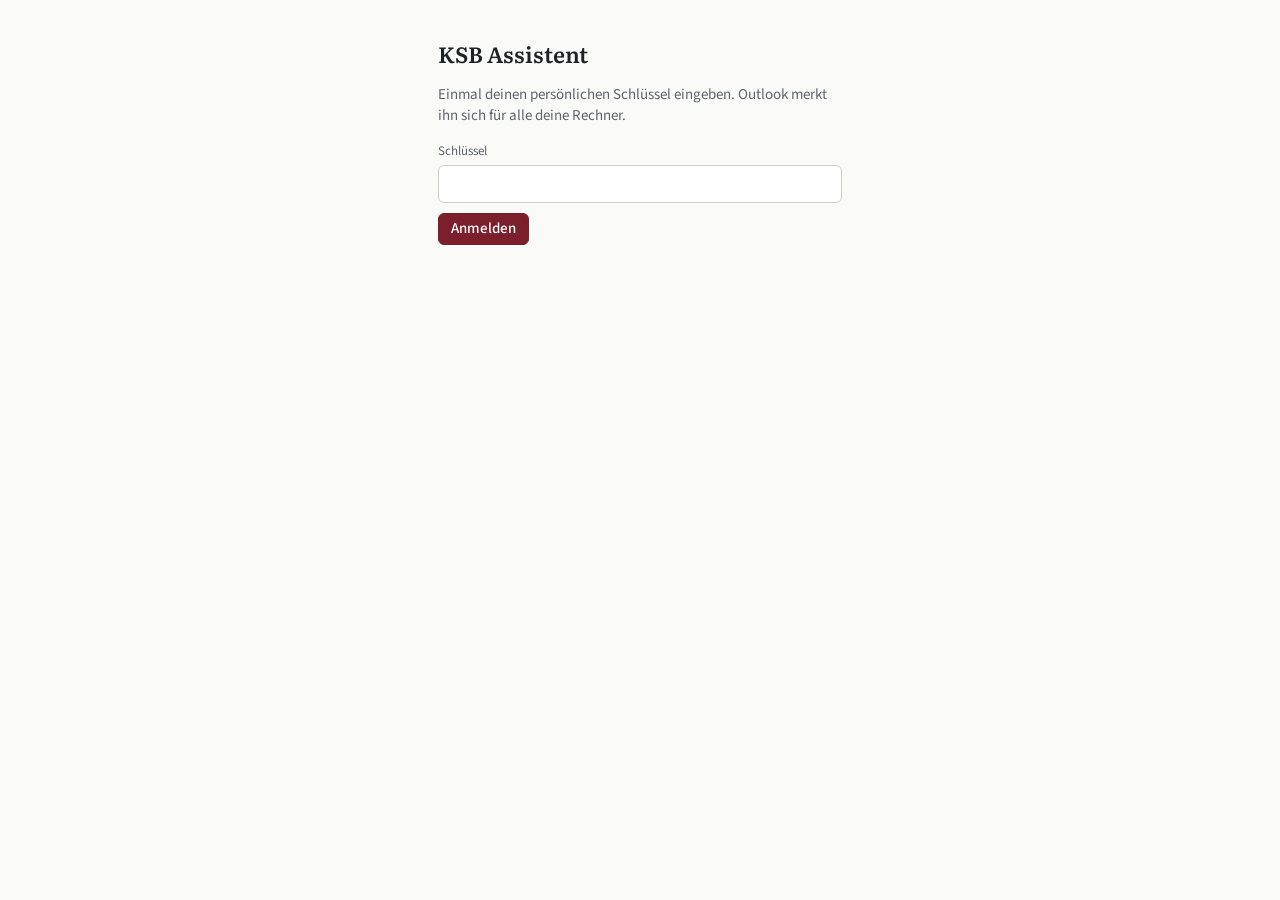
<file: index.html>
<!doctype html>
<html lang="de">
<head>
<meta charset="utf-8">
<meta name="viewport" content="width=device-width, initial-scale=1">
<title>KSB Assistent</title>
<link rel="preconnect" href="https://fonts.googleapis.com">
<link rel="preconnect" href="https://fonts.gstatic.com" crossorigin>
<link href="https://fonts.googleapis.com/css2?family=Literata:opsz,wght@7..72,400;7..72,500;7..72,600&family=Source+Sans+3:wght@400;500;600;700&display=swap" rel="stylesheet">
<script src="https://appsforoffice.microsoft.com/lib/1/hosted/office.js"></script>
<style>
:root{
  --papier:#FAFAF8; --flaeche:#FFFFFF; --linie:#E3E1DC; --linie2:#CFCCC5;
  --tinte:#1E2125; --grau:#5E646C; --leise:#8A9098;
  --wein:#7A1F2B; --wein2:#9B2C3A; --weinhell:#F6EAEC;
  --amber:#9A5B00; --amberhell:#FFF4E2; --amberlinie:#E9C27E;
  --gruen:#2D6A3E; --gruenhell:#EAF4EC; --rot:#A1262C; --rothell:#FBECEC;
  --r:6px;
  --lese:"Literata", Georgia, serif;
  --ui:"Source Sans 3", "Segoe UI", system-ui, sans-serif;
}
*{box-sizing:border-box}
html,body{margin:0;background:var(--papier);color:var(--tinte);font:15px/1.45 var(--ui);-webkit-font-smoothing:antialiased}
button,input,textarea,select{font:inherit;color:inherit}
a{color:var(--wein)}
:focus-visible{outline:2px solid var(--wein);outline-offset:2px}
.huelle{container-type:inline-size;min-height:100vh;display:flex;flex-direction:column}

/* Kopfleiste */
.kopf{position:sticky;top:0;z-index:5;background:var(--flaeche);border-bottom:1px solid var(--linie);padding:10px 14px 10px;display:flex;gap:10px;align-items:flex-start}
.kopf .laute{width:22px;height:22px;flex:0 0 22px;margin-top:2px;color:var(--wein)}
.kopf .wer{flex:1;min-width:0}
.kopf .wer b{display:block;font-size:15px;line-height:1.25;white-space:nowrap;overflow:hidden;text-overflow:ellipsis}
.kopf .wer small{display:block;color:var(--grau);font-size:13px;white-space:nowrap;overflow:hidden;text-overflow:ellipsis}
.kopf .knoepfe{display:flex;gap:4px}
.ik{border:1px solid transparent;background:none;border-radius:var(--r);padding:4px 7px;cursor:pointer;color:var(--grau);font-size:13px}
.ik:hover{border-color:var(--linie);color:var(--tinte)}

/* Zustand: ein Satz, worauf es ankommt */
.zustand{display:flex;flex-wrap:wrap;gap:6px;padding:8px 14px;border-bottom:1px solid var(--linie);background:var(--flaeche)}
.marke{display:inline-flex;align-items:center;gap:6px;border-radius:999px;padding:2px 10px;font-size:13px;border:1px solid var(--linie);background:var(--papier);color:var(--grau)}
.marke::before{content:"";width:7px;height:7px;border-radius:50%;background:currentColor;opacity:.8}
.marke.gut{color:var(--gruen);background:var(--gruenhell);border-color:#CBE3D1}
.marke.acht{color:var(--amber);background:var(--amberhell);border-color:var(--amberlinie)}
.marke.krit{color:var(--rot);background:var(--rothell);border-color:#EBC4C6}

/* Raster: schmal eine Spalte, breit drei */
.reiter{display:flex;gap:2px;padding:0 10px;background:var(--flaeche);border-bottom:1px solid var(--linie);position:sticky;top:var(--kopfh,58px);z-index:4}
.reiter button{flex:1;border:0;background:none;padding:8px 4px;cursor:pointer;color:var(--grau);font-weight:500;border-bottom:2px solid transparent}
.reiter button[aria-selected=true]{color:var(--wein);border-bottom-color:var(--wein)}
.raster[data-reiter="1"] .spalte:not(.eins),.raster[data-reiter="2"] .spalte:not(.zwei),.raster[data-reiter="3"] .spalte:not(.drei){display:none}
@container (min-width:760px){.reiter{display:none}.raster[data-reiter] .spalte{display:block !important}}
.raster{flex:1;display:grid;grid-template-columns:minmax(0,1fr);gap:0;align-content:start}
.spalte{padding:6px 14px 14px;min-width:0}
@container (min-width:760px){
  .raster{grid-template-columns:minmax(0,1.15fr) minmax(0,1fr);gap:0}
  .spalte + .spalte{border-left:1px solid var(--linie)}
  .spalte.drei{grid-column:1 / -1;border-left:0;border-top:1px solid var(--linie)}
}
@container (min-width:1180px){
  .raster{grid-template-columns:minmax(0,1.2fr) minmax(0,1fr) minmax(0,.9fr)}
  .spalte.drei{grid-column:auto;border-left:1px solid var(--linie);border-top:0}
}

/* Abschnitte */
.ab{padding:14px 0 4px;border-bottom:1px solid var(--linie)}
.ab:last-child{border-bottom:0}
.ab > h2{font:600 13px/1.2 var(--ui);color:var(--grau);margin:0 0 8px;letter-spacing:.01em}
.ab > h2 .zahl{color:var(--leise);font-weight:500;margin-left:4px}
.lesen{font:400 16px/1.6 var(--lese);margin:0 0 10px;max-width:68ch}
.lesen.gross{font-size:18px;line-height:1.55;border-left:3px solid var(--wein);padding-left:12px}
.leise{color:var(--grau)}
.klein{font-size:13px}
.zeile{display:flex;flex-wrap:wrap;gap:6px;align-items:center}
.zeile + .zeile{margin-top:6px}
.vor{white-space:pre-wrap}

/* Knöpfe */
.k{border:1px solid var(--linie2);background:var(--flaeche);border-radius:var(--r);padding:6px 12px;cursor:pointer;font-weight:500;line-height:1.25}
.k:hover{border-color:var(--grau)}
.k:disabled{opacity:.5;cursor:default}
.k.haupt{background:var(--wein);border-color:var(--wein);color:#fff}
.k.haupt:hover{background:var(--wein2)}
.k.gut{border-color:#9CC7A8;color:var(--gruen)}
.k.weg{color:var(--rot)}
.k.klein{padding:3px 9px;font-size:13px}
.k.gewaehlt{background:var(--gruenhell);border-color:var(--gruen);color:var(--gruen)}

/* Entscheidung */
.entscheid{background:var(--amberhell);border:1px solid var(--amberlinie);border-radius:var(--r);padding:12px 12px 10px;margin:12px 0 4px}
.entscheid h2{margin:0 0 6px;font:600 15px/1.3 var(--ui);color:var(--amber)}
.entscheid .frage + .frage{border-top:1px solid var(--amberlinie);margin-top:10px;padding-top:10px}
.entscheid .optionen{display:flex;flex-direction:column;gap:6px;margin-top:8px}
.entscheid .optionen .k{text-align:left;font-weight:400}
.entscheid .optionen .k b{font-weight:600;margin-right:6px}
.entscheid .empf{font-size:13px;color:var(--amber);margin-top:6px}

/* Teile einer Mail */
.teil{border-left:3px solid var(--linie2);padding:4px 0 10px 12px;margin:0 0 10px}
.teil.braucht{border-left-color:var(--wein)}
.teil.erledigt{border-left-color:var(--gruen);opacity:.85}
.teil .titel{font-weight:600}
.teil .art{font-size:12px;color:var(--grau);margin-left:6px}
.teil .inhalt{margin:3px 0 6px}
.teil blockquote{margin:4px 0 8px;padding:4px 10px;border-left:2px solid var(--linie);color:var(--grau);font:italic 14px/1.5 var(--lese)}
.vorschlag{display:block;width:100%;text-align:left;border:1px solid var(--linie);background:var(--flaeche);border-radius:var(--r);padding:7px 10px;cursor:pointer;margin:0 0 6px}
.vorschlag:hover{border-color:var(--grau)}
.vorschlag b{display:block;font-size:13px;color:var(--wein)}
.vorschlag span{display:block;font:15px/1.45 var(--lese)}
.vorschlag.empfohlen b::after{content:" empfohlen";color:var(--gruen);font-weight:500}
.vorschlag.gewaehlt{border-color:var(--gruen);background:var(--gruenhell)}

/* Felder */
textarea,input[type=text],input[type=date]{width:100%;border:1px solid var(--linie2);border-radius:var(--r);background:var(--flaeche);padding:7px 9px}
textarea{min-height:76px;resize:vertical;line-height:1.45}
label.feld{display:block;font-size:13px;color:var(--grau);margin:8px 0 4px}

/* Listen */
.liste{list-style:none;margin:0;padding:0}
.liste li{padding:6px 0;border-top:1px solid var(--linie);display:flex;gap:8px;align-items:baseline}
.liste li:first-child{border-top:0}
.liste .t{flex:1;min-width:0}
.liste .t small{display:block;color:var(--grau);font-size:13px}
.liste .rechts{color:var(--grau);font-size:13px;white-space:nowrap}
.fakten{display:grid;grid-template-columns:max-content 1fr;gap:3px 12px;margin:0 0 8px}
.fakten dt{color:var(--grau);font-size:13px;padding-top:1px}
.fakten dd{margin:0}

/* Antworten der Analyse */
.antwort{background:var(--flaeche);border:1px solid var(--linie);border-radius:var(--r);padding:10px 12px;margin:8px 0}
.antwort .wofuer{font-size:13px;color:var(--grau);margin-bottom:4px}
.antwort .lesen{margin:0;white-space:pre-wrap}
.warte{display:inline-flex;align-items:center;gap:8px;color:var(--grau);font-size:14px}
.warte::before{content:"";width:12px;height:12px;border:2px solid var(--linie2);border-top-color:var(--wein);border-radius:50%;animation:dreh 1s linear infinite}
@keyframes dreh{to{transform:rotate(360deg)}}
@media (prefers-reduced-motion:reduce){.warte::before{animation:none}}

/* Befehlsleiste unten */
.befehl{position:sticky;bottom:0;background:var(--flaeche);border-top:1px solid var(--linie);padding:10px 14px;z-index:5}
.befehl form{display:flex;gap:8px;align-items:flex-end}
.befehl textarea{min-height:40px;height:40px;max-height:200px}
.befehl .hinweis{font-size:12px;color:var(--leise);margin-top:4px}

.meldung{font-size:13px;margin-top:6px}
.meldung.gut{color:var(--gruen)} .meldung.krit{color:var(--rot)}
.leer{padding:30px 14px;color:var(--grau)}
details.auf > summary{cursor:pointer;color:var(--grau);font-size:13px;list-style:none}
details.auf > summary::-webkit-details-marker{display:none}
details.auf > summary::before{content:"+ ";}
details.auf[open] > summary::before{content:"− ";}
.text-entwurf{font:14px/1.5 var(--lese);white-space:pre-wrap;background:var(--flaeche);border:1px solid var(--linie);border-radius:var(--r);padding:10px 12px;max-height:340px;overflow:auto}
.ablage-stufe{border:1px solid var(--linie);border-radius:var(--r);padding:9px 10px;margin:8px 0}
.ablage-stufe h3{font-size:14px;margin:0 0 6px}.ablage-stufe p{margin:5px 0}.ablage-halt{padding-left:18px;margin:6px 0;color:var(--rot);font-size:13px}.ablage button[aria-pressed="true"]{border-color:var(--wein);background:var(--weinhell)}
.analyse-stufe{border:1px solid var(--linie);border-radius:var(--r);padding:9px 10px;margin:8px 0;overflow-wrap:anywhere}
.analyse-stufe h3{font-size:14px;margin:0 0 6px}.analyse-stufe p{margin:5px 0}
.anmeldung{max-width:440px;margin:40px auto;padding:0 18px}
.anmeldung h1{font:600 22px/1.3 var(--lese);margin:0 0 8px}
</style>
</head>
<body>
<div class="huelle" id="app">
  <div class="leer">Lädt.</div>
</div>
<script>
/* Christian 17.11.2026 17:26: Outlook zeigte nach der Veröffentlichung die alte Seitenleiste aus dem Zwischenspeicher.
   Beim Start liest die Seite ihre eigene Adresse ohne Zwischenspeicher. Steht dort ein anderer Stand, lädt sie einmal neu. */
const SL_STAND = "2026-11-17-antworten-1";
(async () => { try {
  const r = await fetch(location.href.split("#")[0], {cache: "no-store"}); const t = await r.text();
  const m = t.match(/const SL_STAND = "([^"]+)"/);
  if (m && m[1] !== SL_STAND && sessionStorage.getItem("sl-neu") !== m[1]) { sessionStorage.setItem("sl-neu", m[1]); location.reload(); }
} catch {} })();

"use strict";
const API = "https://gjbvlrztbejymrqctopj.supabase.co/functions/v1/outlook-assistent";
const GROSS = new URLSearchParams(location.search).has("gross");
const TEST = new URLSearchParams(location.search).get("test");
const $ = id => document.getElementById(id);
const esc = s => String(s == null ? "" : s).replace(/[&<>"']/g, c => ({"&":"&amp;","<":"&lt;",">":"&gt;",'"':"&quot;","'":"&#39;"}[c]));
const fDatum = d => { if (!d) return ""; const x = new Date(d); return isNaN(x) ? String(d) : x.toLocaleDateString("de-AT", {day:"numeric", month:"numeric", year:"numeric", timeZone:"Europe/Vienna"}); };
const fZeit = d => { if (!d) return ""; const x = new Date(d); return isNaN(x) ? String(d) : x.toLocaleString("de-AT", {day:"numeric", month:"numeric", hour:"2-digit", minute:"2-digit", timeZone:"Europe/Vienna"}); };
const ohneStrich = s => String(s || "").replace(/\s+[–—]\s+/g, ", ");

let REITER = "1";
let SCHLUESSEL = null, KTX = null, LAGE = null, DIALOG = null, LADEN_NR = 0, AUSWAHL_NR = 0;
const offeneFragen = new Map(); // vertiefung id -> wofür

/* ---------- Schlüssel ---------- */
function schluesselLesen(){
  try{ if (window.Office && Office.context && Office.context.roamingSettings){ const k = Office.context.roamingSettings.get("ksb_schluessel"); if (k) return k; } }catch(e){}
  try{ return localStorage.getItem("ksb_schluessel"); }catch(e){ return null; }
}
function schluesselSchreiben(k){
  try{ localStorage.setItem("ksb_schluessel", k); }catch(e){}
  return new Promise(res => {
    try{ if (window.Office && Office.context && Office.context.roamingSettings){ Office.context.roamingSettings.set("ksb_schluessel", k); Office.context.roamingSettings.saveAsync(() => res()); return; } }catch(e){}
    res();
  });
}
async function api(aufruf, args){
  const r = await fetch(API, {method:"POST", headers:{"content-type":"application/json", "x-ksb-schluessel": SCHLUESSEL || ""}, body: JSON.stringify({aufruf, args: args || {}})});
  const j = await r.json().catch(() => ({ok:false, fehler:"Antwort nicht lesbar."}));
  if (j && j.code === "schluessel"){ SCHLUESSEL = null; zeigeAnmeldung("Der Schlüssel gilt nicht. Bitte neu eingeben."); throw new Error("Schlüssel"); }
  return j;
}
function zeigeAnmeldung(hinweis){
  ablageZuruecksetzen();
  analyseZuruecksetzen();
  $("app").innerHTML = '<div class="anmeldung"><h1>KSB Assistent</h1><p class="leise">Einmal deinen persönlichen Schlüssel eingeben. Outlook merkt ihn sich für alle deine Rechner.</p>' +
    (hinweis ? '<p class="meldung krit">' + esc(hinweis) + "</p>" : "") +
    '<form id="anm"><label class="feld" for="kf">Schlüssel</label><input type="text" id="kf" autocomplete="off" spellcheck="false"><div class="zeile" style="margin-top:10px"><button class="k haupt" type="submit">Anmelden</button></div><div class="meldung" id="anmMs"></div></form></div>';
  $("anm").addEventListener("submit", async e => {
    e.preventDefault(); const k = $("kf").value.trim(); if (!k) return;
    SCHLUESSEL = k;
    try{ const w = await api("wer"); if (w.ok){ await schluesselSchreiben(k); start(); } }catch(x){}
  });
}

/* ---------- Was ist offen in Outlook ---------- */
function restId(id){
  try{ return Office.context.mailbox.convertToRestId(id, Office.MailboxEnums.RestVersion.v2_0); }catch(e){ return id; }
}
function kontextLesen(){
  return new Promise(res => {
    if (TEST){ const p = new URLSearchParams(location.search); return res({conv: p.get("conv"), imid: p.get("imid"), graph: p.get("graph"), betreff: p.get("betreff") || "", modus: p.get("modus") || "lesen", mail: ""}); }
    const it = Office.context.mailbox.item; const mb = Office.context.mailbox.userProfile.emailAddress;
    if (!it) return res(null);
    const k = {mail: mb, conv: it.conversationId || null, modus: "lesen"};
    if (typeof it.subject === "string"){ // Lesen (auch ein Entwurf in der Vorschau)
      k.imid = it.internetMessageId || null; k.graph = it.itemId ? restId(it.itemId) : null; k.betreff = it.subject;
      k.von = it.from && it.from.emailAddress; return res(k);
    }
    k.modus = "verfassen";
    it.subject.getAsync(r1 => {
      k.betreff = r1.value || "";
      const weiter = () => it.getItemIdAsync(r2 => { if (r2.status === "succeeded" && r2.value) k.graph = restId(r2.value); res(k); });
      if (typeof it.getItemIdAsync === "function") weiter(); else res(k);
    });
  });
}

/* ---------- Laden ---------- */
async function auswahlLesen(){
  const nr = ++AUSWAHL_NR;
  ablageZuruecksetzen();
  ++LADEN_NR;
  KTX = null; LAGE = null; REITER = "1"; offeneFragen.clear();
  $("app").innerHTML = '<div class="leer"><span class="warte">Ich lese die neue Auswahl.</span></div>';
  const kontext = await kontextLesen();
  if (nr !== AUSWAHL_NR) return;
  KTX = kontext; laden();
}
async function laden(){
  const nr = ++LADEN_NR;
  if (!KTX){ $("app").innerHTML = '<div class="leer">Keine Mail ausgewählt.</div>'; return; }
  if (!LAGE) $("app").innerHTML = '<div class="leer"><span class="warte">Ich lese, was wir dazu wissen.</span></div>';
  try{
    const l = await api("lage", {imid: KTX.imid, graph: KTX.graph, conv: KTX.conv});
    if (nr !== LADEN_NR) return;
    LAGE = l; zeichnen();
    if (DIALOG) try{ DIALOG.messageChild(JSON.stringify({ktx: KTX, k: SCHLUESSEL})); }catch(e){}
  }catch(x){ if (nr === LADEN_NR && String(x.message) !== "Schlüssel") $("app").innerHTML = '<div class="leer">Keine Verbindung zum Server. ' + esc(x.message || "") + ' <button class="k klein" onclick="laden()">Noch einmal</button></div>'; }
}

/* ---------- Zeichnen ---------- */
function zustandMarken(L){
  const m = [], e = L.entwurf, mi = L.mitte || {};
  if (e){
    if (e.gesendet) m.push(["gut", "Gesendet " + fZeit(e.gesendet)]);
    if (e.technik_ok === false) m.push(["krit", "Technik prüfen"]);
    if (e.hindernis) m.push(["krit", "Hält: " + kurzText(e.hindernis, 60)]);
    if (e.marker_offen) m.push(["krit", "Marker nicht verarbeitet"]);
    if (e.gedankenstrich) m.push(["acht", "Gedankenstrich im Text"]);
    if (L.lektuere && L.lektuere.aktion === "WARTET_BEDINGUNG") m.push(["acht", "Wartet: " + kurzText(L.lektuere.bedingung || L.lektuere.grund || "Bedingung", 50)]);
    if (L.lektuere && L.lektuere.aktion === "FRAGE") m.push(["acht", "Frage an dich"]);
    const lkOffen = L.lektuere && !["READY", "OK", "ERLEDIGT_SELBST"].includes(L.lektuere.aktion);
    if (lkOffen) {} else if (e.ampel === "GRUEN") m.push(["gut", "Lektüre: in Ordnung"]);
    else if (e.ampel === "GELB") m.push(["acht", "Lektüre: Hinweise"]);
    else if (e.ampel === "ROT") m.push(["krit", "Lektüre: Einwände"]);
    else if (e.ampel === "NICHT_PRUEFREIF") m.push(["acht", "Noch nicht gelesen"]);
    if (e.wv) m.push(["", "Wiedervorlage " + fDatum(e.wv)]);
  }
  if ((L.fragen || []).length) m.push(["acht", L.fragen.length === 1 ? "Eine Frage an dich" : L.fragen.length + " Fragen an dich"]);
  const t = L.teile; if (t && t.noetig) m.push(["acht", t.noetig === 1 ? "Ein Punkt braucht Antwort" : t.noetig + " Punkte brauchen Antwort"]);
  const vg = (mi.vorgaenge || [])[0]; if (vg && vg.ball) m.push(["", "Am Zug: " + ballText(vg.ball)]);
  if (L.ki) m.push([L.ki.status === "FERTIG" ? "gut" : L.ki.status === "FEHLER" ? "krit" : "acht", L.ki.status === "FERTIG" ? "K.I. geprüft" : L.ki.status === "FEHLER" ? "K.I. Prüfung fehlgeschlagen" : "K.I. prüft"]);
  const ol = (L.ol || [])[0]; if (ol) m.push([ol.wahl === "PASST" ? "gut" : "", wahlText(ol.wahl) + " " + fZeit(ol.am)]);
  return m;
}
const kurzText = (s, n) => { s = typeof s === "string" ? s : JSON.stringify(s); return s.length > n ? s.slice(0, n - 1) + "…" : s; };
const ballText = b => ({WIR: "wir", PARTNER: "der Partner", CHRISTIAN: "du", STEPHANIE: "Stephanie", DORIS: "Doris", GLEICHER_TAG: "unklar, beide am selben Tag"}[String(b).toUpperCase()] || String(b).toLowerCase().replace(/_/g, " "));
const wahlText = w => ({PASST: "Von dir geprüft", AENDERN: "Änderung bestellt", VERWERFEN: "Verworfen", SPAETER: "Zurückgelegt", ERLEDIGT: "Erledigt", NOTIZ: "Notiz"}[w] || w);

function zeichnen(){
  const L = LAGE || {}, mi = L.mitte || {}, e = L.entwurf, a = L.ausgang;
  const titel = e ? "Entwurf an " + (e.an || []).join(", ") : (mi.person && mi.person.name) || (mi.haus && mi.haus.name) || mi.partner || (KTX && KTX.von) || "Mail";
  const unter = [!e && mi.person && mi.haus && mi.haus.name, e && mi.haus && mi.haus.name, e ? e.betreff : KTX && KTX.betreff].filter(Boolean).join(", ");
  let h = '<header class="kopf"><img class="laute" src="bilder/symbol-64.png" alt="">' +
    '<div class="wer"><b>' + esc(titel) + "</b><small>" + esc(unter) + '</small></div><div class="knoepfe">' +
    (GROSS ? "" : '<button class="ik" type="button" id="kGross" title="In einem eigenen Fenster öffnen, das du auf einen zweiten Bildschirm ziehen kannst">Groß</button>') +
    '<button class="ik" type="button" id="kNeu" title="Neu laden">Neu</button></div></header>';
  const marken = zustandMarken(L);
  if (marken.length) h += '<div class="zustand">' + marken.map(([k, t]) => '<span class="marke ' + k + '">' + esc(t) + "</span>").join("") + "</div>";
  const nF = (L.fragen || []).length + ((L.teile && L.teile.noetig) || 0);
  h += '<nav class="reiter" role="tablist">' + [["1", e ? "Entwurf" : "Entscheiden", nF], ["2", "Wissen", 0], ["3", "Werkzeuge", offeneFragen.size]].map(([k, t, n]) => '<button type="button" role="tab" data-reiter="' + k + '" aria-selected="' + (REITER === k) + '">' + esc(t) + (n ? " (" + n + ")" : "") + "</button>").join("") + "</nav>";
  h += '<main class="raster" data-reiter="' + REITER + '"><section class="spalte eins">' + spalteEins(L) + '</section><section class="spalte zwei">' + spalteZwei(L) + '</section><section class="spalte drei">' + spalteDrei(L) + "</section></main>";
  h += '<footer class="befehl"><form id="befehlForm"><textarea id="befehlText" rows="1" placeholder="Sag, was geschehen soll. Zum Beispiel: Antwort, dass wir den Termin halten, Gage wie besprochen."></textarea><button class="k haupt" type="submit">Los</button></form><div class="hinweis">Geht als Auftrag an den Server. Ergebnis kommt als Entwurf. Gesendet wird nur von dir.</div><div class="meldung" id="befehlMs"></div></footer>';
  $("app").innerHTML = h;
  if ($("warumText") && a && a.id && (!a.warum_anzeige || (a.warum_anzeige.automatisch && !a.warum_anzeige.aktuell))) warumHolen(a.id);
  const kh = document.querySelector(".kopf"); if (kh) document.documentElement.style.setProperty("--kopfh", kh.offsetHeight + "px");
  binden();
}

/* ---------- Antworten (Christian 17.11.2026 18:11: in der Seitenleiste keine Möglichkeit, zu antworten) ----------
   Selbst schreiben: öffnet das Outlook-Fenster für Antwort, Allen antworten oder neue Mail. Gesendet wird nur von Christian.
   Von Claude schreiben lassen: geht als Auftrag an den Server, der Entwurf entsteht über ksb.ausgang in Christians Stimme. */
function antwortKarte(L){
  if (!KTX || KTX.modus !== "lesen" || (L && L.ist_entwurf)) return "";
  return '<div class="ab antworten"><h2>Antworten</h2><div class="zeile">' +
    '<button class="k" type="button" data-schreib="antwort">Antworten</button>' +
    '<button class="k" type="button" data-schreib="alle">Allen antworten</button>' +
    '<button class="k klein" type="button" data-schreib="neu">Neue Mail</button></div>' +
    '<label class="feld" for="awTxt">Oder Claude schreibt den Entwurf. Was soll drinstehen?</label>' +
    '<textarea id="awTxt" placeholder="Zum Beispiel: Danke, der Termin passt, Gage wie besprochen."></textarea>' +
    '<div class="zeile" style="margin-top:6px"><button class="k haupt" type="button" data-schreib="claude">Entwurf schreiben lassen</button></div>' +
    '<div class="meldung" id="awMs"></div></div>';
}
const htmlAus = t => esc(String(t || "")).replace(/\n/g, "<br>");
function schreibFenster(art, text){
  try{
    const mb = Office.context.mailbox, it = mb.item, body = text ? {htmlBody: htmlAus(text)} : undefined;
    if (art === "neu") return mb.displayNewMessageForm(body || {});
    if (!it) return ms("awMs", "Keine Mail ausgewählt.", "krit");
    if (art === "alle") return body ? it.displayReplyAllForm(body) : it.displayReplyAllForm("");
    return body ? it.displayReplyForm(body) : it.displayReplyForm("");
  }catch(e){ ms("awMs", "Outlook hat das Fenster nicht geöffnet. Bitte über Antworten oben in der Mail.", "krit"); }
}
// Brieftext aus einer Antwort von Claude holen: der längste Teil in Anführungszeichen, der über mehrere Zeilen geht.
function briefAus(t){
  const m = [...String(t || "").matchAll(/["„“]([\s\S]{20,}?)["“”]/g)].map(x => x[1]).filter(x => /\n/.test(x));
  return m.sort((a, b) => b.length - a.length)[0] || "";
}

function spalteEins(L){
  let h = antwortKarte(L) + '<div id="ablageBereich">' + ablageKarte() + '</div>';
  const mi = L.mitte || {}, e = L.entwurf, a = L.ausgang;
  // Kurzfassung oben, als Lesetext
  if (mi.kurz) h += '<div class="ab"><p class="lesen gross">' + esc(ohneStrich(mi.kurz)) + "</p>" + (mi.kurz_aktuell === false ? '<div class="zeile"><span class="klein leise">Seit der Kurzfassung kam noch eine Mail.</span><button class="k klein" type="button" data-tu="kurz">Neu fassen</button></div>' : "") + "</div>";
  // K.I. Prüfung
  if (L.ki){
    const k = L.ki;
    h += '<div class="ab"><h2>K.I. Prüfung</h2>' + (k.status === "FERTIG" && k.antwort ? '<p class="lesen vor">' + esc(ohneStrich(k.antwort)) + "</p>"
      : k.status === "FEHLER" ? '<p class="meldung krit">' + esc(k.fehler || "Die Prüfung ist nicht gelungen.") + "</p>"
      : '<p><span class="warte">Wird geprüft. Das dauert ein bis drei Minuten.</span></p>') + "</div>";
    if (k.status !== "FERTIG" && k.status !== "FEHLER") setTimeout(() => { if (LAGE && LAGE.ki && LAGE.ki.status === k.status) laden(); }, 30000);
  }
  // Entscheidungen
  if ((L.fragen || []).length){
    h += '<div class="entscheid"><h2>Brauche deine Entscheidung</h2>' + L.fragen.map(f => {
      const opts = Array.isArray(f.optionen) ? f.optionen : [];
      return '<div class="frage" data-frage="' + f.id + '"><div class="lesen" style="margin:0">' + esc(ohneStrich(f.frage)) + "</div>" +
        (f.kontext ? '<details class="auf"><summary>Hintergrund</summary><div class="klein vor">' + esc(ohneStrich(f.kontext)) + "</div></details>" : "") +
        '<div class="optionen">' + opts.map((o, i) => { const kz = (o && o.kuerzel) || String.fromCharCode(65 + i); const t = typeof o === "object" ? (o.text || "") : o; return '<button class="k" type="button" data-wahl="' + esc(kz) + '"><b>' + esc(kz) + "</b>" + esc(ohneStrich(t)) + "</button>"; }).join("") + "</div>" +
        (f.empfehlung ? '<div class="empf">Empfehlung: ' + esc(ohneStrich(typeof f.empfehlung === "string" ? f.empfehlung : JSON.stringify(f.empfehlung))) + "</div>" : "") +
        '<div class="meldung"></div></div>';
    }).join("") + "</div>";
  }
  // Entwurf
  if (e){
    h += '<div class="ab"><h2>Warum dieser Entwurf da ist</h2>';
    if (a){
      const w = a.warum_anzeige;
      h += '<p class="lesen" id="warumText">' + esc(ohneStrich(w && w.warum || "")) + '</p>' +
        '<p class="klein leise" id="warumStand">' + esc(warumStandText(w)) + '</p>' +
        '<button class="k klein" type="button" data-tu="warum-erneuern" id="warumNeu"' + (w && w.erneuern_moeglich && !w.aktuell ? '' : ' hidden') + '>Erklärung erneuern</button>';
    } else h += '<p class="lesen">Diesen Entwurf hat nicht der Server gebaut. Dazu ist nichts festgehalten.</p>';
    if (a && a.auftrag) h += '<details class="auf"><summary>Interner Auftrag dahinter</summary><div class="klein vor">' + esc(ohneStrich(a.auftrag.anweisung || "")) + "</div></details>";
    if (a && a.bezug) h += '<dl class="fakten"><dt>Antwort auf</dt><dd>' + esc(a.bezug.von) + ", " + fDatum(a.bezug.am) + "<br><span class=\"leise\">" + esc(a.bezug.betreff || "") + "</span></dd></dl>";
    if (a && a.angelegt_von) h += '<dl class="fakten"><dt>Geschrieben von</dt><dd>' + esc(a.angelegt_von) + ", " + fZeit(a.angelegt_am) + "</dd></dl>";
    if (a && a.annahme) h += '<details class="auf"><summary>Annahmen im Text</summary><div class="klein vor">' + esc(ohneStrich(typeof a.annahme === "string" ? a.annahme : JSON.stringify(a.annahme, null, 1))) + "</div></details>";
    if (a && a.belege) h += '<details class="auf"><summary>Belege</summary><div class="klein vor">' + esc(typeof a.belege === "string" ? a.belege : JSON.stringify(a.belege, null, 1)) + "</div></details>";
    h += "</div>";
    if (L.lektuere){
      const lk = L.lektuere;
      h += '<div class="ab"><h2>Was die Prüfung sagt</h2><dl class="fakten"><dt>Stand</dt><dd>' + esc(lekText(lk.aktion)) + ' <span class="leise">' + esc(fZeit(lk.am)) + "</span></dd>" +
        (lk.bedingung ? "<dt>Wartet auf</dt><dd>" + esc(ohneStrich(lk.bedingung)) + "</dd>" : "") +
        (lk.grund && lk.grund !== lk.bedingung ? "<dt>Grund</dt><dd>" + esc(ohneStrich(lk.grund)) + "</dd>" : "") +
        (lk.frage ? "<dt>Frage</dt><dd>" + esc(ohneStrich(lk.frage)) + "</dd>" : "") + "</dl>" +
        (Array.isArray(lk.befunde) && lk.befunde.length ? '<ul class="liste">' + lk.befunde.map(b => '<li><span class="t">' + esc(ohneStrich(b.stelle || "")) + (b.richtig ? "<small>Besser: " + esc(ohneStrich(b.richtig)) + "</small>" : "") + "</span></li>").join("") + "</ul>" : "") + "</div>";
    }
    const probleme = [];
    (Array.isArray(e.technik) ? e.technik : []).forEach(t => probleme.push(["krit", t.befund || JSON.stringify(t)]));
    (Array.isArray(e.befund) ? e.befund : []).forEach(t => probleme.push(["acht", typeof t === "string" ? t : (t.befund || t.text || JSON.stringify(t))]));
    if (e.hindernis) probleme.push(["krit", typeof e.hindernis === "string" ? e.hindernis : JSON.stringify(e.hindernis)]);
    if (e.freigabe_grund) probleme.push(["", e.freigabe_grund]);
    if (e.letzter_eingang) probleme.push(["acht", "Seit dem Entwurf kam eine Mail von " + e.letzter_eingang.von + " (" + fZeit(e.letzter_eingang.am) + "). Prüfen, ob der Entwurf noch passt."]);
    if (probleme.length) h += '<div class="ab"><h2>Was auffällt</h2><ul class="liste">' + probleme.map(([k, t]) => '<li><span class="marke ' + k + '" style="padding:0 6px"></span><span class="t">' + esc(ohneStrich(t)) + "</span></li>").join("") + "</ul></div>";
    h += '<div class="ab"><h2>Deine Entscheidung zum Entwurf</h2><div class="zeile"><button class="k gut" type="button" data-hand="PASST">Passt</button><button class="k" type="button" data-auf="aendern">Ändern</button><button class="k" type="button" data-auf="spaeter">Später</button><button class="k weg" type="button" data-hand="VERWERFEN">Verwerfen</button></div>' +
      '<div id="handAendern" hidden><label class="feld" for="aenTxt">Was soll anders sein?</label><textarea id="aenTxt" placeholder="Zum Beispiel: kürzer, per Du, den Termin 14. März nennen, keine Gage erwähnen."></textarea><div class="zeile" style="margin-top:6px"><button class="k haupt" type="button" data-hand="AENDERN">Neu schreiben lassen</button></div></div>' +
      '<div id="handSpaeter" hidden><label class="feld" for="spDat">Wieder vorlegen am</label><input type="date" id="spDat"><label class="feld" for="spTxt">Warum (für später)</label><input type="text" id="spTxt"><div class="zeile" style="margin-top:6px"><button class="k haupt" type="button" data-hand="SPAETER">Zurücklegen</button></div></div>' +
      '<div class="meldung" id="handMs"></div><p class="klein leise">Senden machst du selbst mit dem Senden-Knopf. Verwerfen merkt sich der Server, löschen kannst du ihn mit Entf.</p></div>';
  }
  // Teile der Mail
  const t = L.teile;
  if (!e && L.mail_id){
    if (t && t.status === "FERTIG"){
      h += '<div class="ab"><h2>Was die Mail will' + (t.teile && t.teile.length ? '<span class="zahl">' + t.teile.length + "</span>" : "") + "</h2>" + (t.kern ? '<p class="lesen">' + esc(ohneStrich(t.kern)) + "</p>" : "");
      h += (t.teile || []).map(teilHtml).join("");
      const entsch = (t.teile || []).filter(x => x.stand === "ENTSCHIEDEN").length;
      h += '<div class="zeile"><button class="k haupt" type="button" data-tu="antwort"' + (entsch ? "" : " disabled") + ">" + (entsch ? "Antwort bauen aus " + (entsch === 1 ? "einem Punkt" : entsch + " Punkten") : "Erst Punkte entscheiden") + '</button><button class="k klein" type="button" data-tu="zerlegen_neu">Neu zerlegen</button></div><div class="meldung" id="antwMs"></div></div>';
    } else {
      h += '<div class="ab"><h2>Was die Mail will</h2><p class="leise">' + (t && t.status === "OFFEN" ? '<span class="warte">Wird gerade zerlegt.</span>' : "Noch nicht zerlegt.") + '</p><div class="zeile"><button class="k" type="button" data-tu="zerlegen">Jetzt zerlegen</button></div></div>';
    }
  }
  if (!e && !L.mail_id && !mi.kurz) h += '<div class="ab"><p class="leise">Diese Mail kennt der Server noch nicht. Sie wird in den nächsten Minuten abgeholt.</p></div>';
  // Verlauf der Seitenleiste
  if ((L.ol || []).length) h += '<div class="ab"><h2>Schon entschieden</h2><ul class="liste">' + L.ol.map(o => '<li><span class="t">' + esc(wahlText(o.wahl)) + (o.text ? "<small>" + esc(o.text) + "</small>" : "") + '</span><span class="rechts">' + esc(o.von.toLowerCase()) + ", " + fZeit(o.am) + "</span></li>").join("") + "</ul></div>";
  return h;
}

function teilHtml(x){
  const st = x.stand || "OFFEN", fertig = st !== "OFFEN";
  const vs = (x.vorschlaege || []);
  return '<div class="teil' + (x.braucht_antwort ? " braucht" : "") + (fertig ? " erledigt" : "") + '" data-nr="' + x.nr + '"><div><span class="titel">' + esc(ohneStrich(x.titel)) + '</span><span class="art">' + esc(artText(x.art)) + (fertig ? ", " + esc(standText(st)) : "") + "</span></div>" +
    '<div class="inhalt">' + esc(ohneStrich(x.inhalt)) + "</div>" + (x.zitat ? "<blockquote>" + esc(x.zitat) + "</blockquote>" : "") +
    vs.map((v, i) => '<button type="button" class="vorschlag' + (x.empfehlung === i ? " empfohlen" : "") + (fertig && x.wahl === v.kurz ? " gewaehlt" : "") + '" data-vs="' + i + '"><b>' + esc(ohneStrich(v.kurz)) + "</b><span>" + esc(ohneStrich(v.antwort)) + "</span></button>").join("") +
    (x.warum ? '<div class="klein leise">' + esc(ohneStrich(x.warum)) + "</div>" : "") +
    '<details class="auf" style="margin-top:4px"><summary>Eigene Antwort</summary><textarea class="eigen" placeholder="Was soll dazu in der Antwort stehen?">' + esc(st === "ENTSCHIEDEN" && x.antwort && !vs.some(v => v.kurz === x.wahl) ? x.antwort : "") + '</textarea><div class="zeile" style="margin-top:6px"><button class="k klein" type="button" data-teil="eigen">Übernehmen</button></div></details>' +
    '<div class="zeile" style="margin-top:6px">' + (st !== "KENNTNIS" ? '<button class="k klein" type="button" data-teil="KENNTNIS">Zur Kenntnis</button>' : "") + (st !== "SPAETER" ? '<button class="k klein" type="button" data-teil="SPAETER">Später</button>' : "") + (fertig ? '<button class="k klein" type="button" data-teil="OFFEN">Wieder offen</button>' : "") + "</div></div>";
}
const lekText = a => ({READY: "Bereit zum Senden", FORM: "Form muss korrigiert werden", FRAGE: "Wartet auf deine Antwort", WARTET_BEDINGUNG: "Wartet auf eine Bedingung", WARTET_TAKT: "Wartet auf den Claude-Takt", ERSATZ: "Wird durch einen neuen Entwurf ersetzt", NEU_LESEN: "Wird neu gelesen", ERLEDIGT_SELBST: "Hat sich erledigt", OK: "In Ordnung"}[a] || String(a || "").toLowerCase().replace(/_/g, " "));
const artText = a => ({FRAGE: "Frage", BITTE: "Bitte", ENTSCHEIDUNG: "Entscheidung", INFO: "Information", AUFGABE: "Aufgabe"}[a] || a || "");
const standText = s => ({ENTSCHIEDEN: "entschieden", KENNTNIS: "zur Kenntnis", SPAETER: "später"}[s] || s);

function spalteZwei(L){
  const mi = L.mitte || {}; let h = "";
  const vgs = mi.vorgaenge || [];
  if (mi.plan || vgs.length){
    h += '<div class="ab"><h2>Vorgang</h2>';
    if (vgs.length) h += '<ul class="liste">' + vgs.slice(0, 6).map((v, i) => '<li><span class="t"><b>' + esc(v.kuenstler || "Ohne Künstler") + "</b><small>" + esc([v.phase && v.phase.toLowerCase().replace(/_/g, " "), v.zust && "bei " + v.zust, v.termin && "Termin " + fDatum(v.termin)].filter(Boolean).join(", ")) + '</small></span><span class="rechts">' + (v.ball ? "am Zug: " + esc(ballText(v.ball)) : "") + "</span></li>").join("") + "</ul>";
    const p = mi.plan;
    if (p){
      if (p.schritt) h += '<dl class="fakten"><dt>Nächster Schritt</dt><dd>' + esc(ohneStrich(p.schritt)) + (p.faellig ? ' <span class="leise">bis ' + fDatum(p.faellig) + "</span>" : "") + "</dd></dl>";
      if (p.grund) h += '<p class="klein leise">' + esc(ohneStrich(p.grund)) + "</p>";
      if (p.stand) h += '<dl class="fakten"><dt>Stand</dt><dd>' + esc(ohneStrich(p.stand)) + "</dd></dl>";
      if (p.zusagen) h += '<dl class="fakten"><dt>Wir haben zugesagt</dt><dd>' + esc(ohneStrich(p.zusagen)) + "</dd></dl>";
      if (p.nicht) h += '<dl class="fakten"><dt>Nicht schreiben</dt><dd>' + esc(ohneStrich(p.nicht)) + "</dd></dl>";
    }
    h += "</div>";
  }
  if (mi.person || mi.partner){
    const p = mi.person || {}; const v = mi.verlauf || {};
    h += '<div class="ab"><h2>Person</h2><dl class="fakten">' +
      (p.name ? "<dt>Name</dt><dd>" + esc(p.name) + "</dd>" : "") + (mi.partner ? "<dt>Adresse</dt><dd>" + esc(mi.partner) + "</dd>" : "") +
      (p.form ? "<dt>Anrede</dt><dd>" + (String(p.form).toUpperCase() === "DU" ? "per Du" : "per Sie") + "</dd>" : "") + (p.sprache ? "<dt>Sprache</dt><dd>" + esc(p.sprache) + "</dd>" : "") +
      (p.telefon ? '<dt>Telefon</dt><dd><a href="tel:' + esc(p.telefon) + '">' + esc(p.telefon) + "</a></dd>" : "") +
      (v.mails ? "<dt>Verkehr</dt><dd>" + v.mails + " Mails in " + v.faeden + (v.faeden === 1 ? " Faden" : " Fäden") + ", seit " + esc(v.erste) + (v.letzte_aus ? ", zuletzt von uns " + esc(v.letzte_aus) : ", von uns noch nie geschrieben") + "</dd>" : "") +
      "</dl>" + (p.notiz ? '<p class="klein vor">' + esc(ohneStrich(p.notiz)) + "</p>" : "") + "</div>";
  }
  if (mi.haus){
    const o = mi.haus;
    h += '<div class="ab"><h2>Haus</h2><dl class="fakten"><dt>Name</dt><dd>' + esc(o.name) + "</dd>" + (o.ort || o.land ? "<dt>Ort</dt><dd>" + esc([o.ort, o.land].filter(Boolean).join(", ")) + "</dd>" : "") +
      (o.website ? '<dt>Website</dt><dd><a href="' + esc(/^https?:/.test(o.website) ? o.website : "https://" + o.website) + '" target="_blank" rel="noopener">' + esc(o.website.replace(/^https?:\/\//, "")) + "</a></dd>" : "") + "</dl>" +
      (o.notiz ? '<p class="klein vor">' + esc(ohneStrich(o.notiz)) + "</p>" : "") + "</div>";
  }
  if ((mi.entscheidungen || []).length) h += '<div class="ab"><h2>Festgehaltene Entscheidungen</h2><ul class="liste">' + mi.entscheidungen.map(d => '<li><span class="t">' + esc(ohneStrich(d.aussage)) + '</span><span class="rechts">' + esc(fDatum(d.am)) + "</span></li>").join("") + "</ul></div>";
  if ((mi.wiedervorlagen || []).length) h += '<div class="ab"><h2>Wiedervorlagen</h2><ul class="liste">' + mi.wiedervorlagen.map(w => '<li><span class="t">' + esc(ohneStrich(w.grund || "")) + '</span><span class="rechts">' + esc(fDatum(w.faellig)) + "</span></li>").join("") + "</ul></div>";
  if ((mi.auftraege || []).length) h += '<div class="ab"><h2>Aufträge zu diesem Faden</h2><ul class="liste">' + mi.auftraege.slice(0, 8).map(u => '<li><span class="t">' + esc(ohneStrich(u.text || "")) + (u.ergebnis ? "<small>" + esc(ohneStrich(u.ergebnis)) + "</small>" : "") + (u.frage ? '<small style="color:var(--amber)">Rückfrage: ' + esc(ohneStrich(u.frage)) + "</small>" : "") + '</span><span class="rechts">' + esc(statusText(u.status)) + "<br>" + esc(u.am || "") + "</span></li>").join("") + "</ul></div>";
  if ((L.entwuerfe_im_faden || []).filter(x => !x.selbst).length) h += '<div class="ab"><h2>Weitere Entwürfe in diesem Faden</h2><ul class="liste">' + L.entwuerfe_im_faden.filter(x => !x.selbst).map(x => '<li><span class="t">' + esc(x.betreff) + "<small>an " + esc((x.an || []).join(", ")) + '</small></span><span class="rechts">' + esc(fZeit(x.geaendert)) + "</span></li>").join("") + "</ul></div>";
  if (L.entwurf && L.ausgang){ /* Text des Entwurfs zum Nachlesen im großen Fenster */ }
  return h || '<div class="ab"><p class="leise">Zu Person, Haus und Vorgang ist noch nichts bekannt.</p></div>';
}
const statusText = s => ({OFFEN: "offen", IN_ARBEIT: "in Arbeit", ERLEDIGT: "erledigt", TEILWEISE: "teilweise", FEHLGESCHLAGEN: "fehlgeschlagen", ZURUECKGESTELLT: "zurückgestellt"}[s] || String(s || "").toLowerCase());

const WERKZEUGE = [
  ["2", "", "Genauer erklären", "Vorgeschichte, Zahlen, Termine, was offen ist"],
  ["3", "", "Nachforschen", "Sucht in allen Mails, Rechnungen und Zahlungen"],
  ["3", "Prüfe diesen Vorgang rechtlich: Welche Zusagen, Verträge, Fristen, Haftungen, Rechte oder Pflichten gibt es? Wo sind wir verwundbar, was muss schriftlich festgehalten werden, was sollten wir nicht schreiben? Nenne die Mails, auf die du dich stützt.", "Rechtlich prüfen", "Zusagen, Verträge, Fristen, Risiken"],
  ["3", "Was würdest du an meiner Stelle als Nächstes tun, und warum? Denk an Beziehung, Geld, Termine und was wir zugesagt haben. Höchstens drei Schritte.", "Was würdest du tun?", "Empfehlung mit Begründung"],
  ["3", "Welche weiteren Geschäftschancen stecken in diesem Kontakt? Andere Künstler oder Ensembles von uns, die hier passen könnten, frühere Projekte, die man wieder aufnehmen könnte. Begründe jede mit dem, was du in den Mails findest.", "Chancen", "Andere Künstler, Wiederaufnahme"]
];
const FOLGE = [
  ["Vertrag vorbereiten", "Bereite zu diesem Vorgang einen Vertragsentwurf vor (Vorlage des Hauses, Parteien, Termin, Programm, Honorar, Reise, Rider, wie wir es bisher gemacht haben). Lege ihn als Dokument ab und sag mir, was fehlt. Nichts senden."],
  ["Angebot vorbereiten", "Bereite zu diesem Vorgang ein Angebot vor (Programm, Besetzung, Termine, Honorar nur wenn belegt, sonst als offene Stelle). Als Entwurf an mich, nichts an den Partner senden."],
  ["Kurz an Stephanie", "Schreib Stephanie kurz und persönlich, was sie hier übernehmen soll. Nur als Entwurf."],
  ["Im Kalender vormerken", "Merke die in diesem Faden genannten Termine als Option vor und sag mir, welche es sind. Nichts bestätigen."]
];
function spalteDrei(L){
  const mi = L.mitte || {}; let h = '<div class="ab"><h2>Fragen an Claude</h2><div class="zeile">' +
    WERKZEUGE.map((w, i) => '<button class="k klein" type="button" data-wz="' + i + '" title="' + esc(w[3]) + '">' + esc(w[2]) + "</button>").join("") + "</div>" +
    '<label class="feld" for="frTxt">Eigene Frage</label><textarea id="frTxt" placeholder="Zum Beispiel: Haben die je pünktlich gezahlt? Was haben wir 2023 angeboten?"></textarea><div class="zeile" style="margin-top:6px"><button class="k" type="button" data-tu="frage">Fragen</button></div><div id="antworten">';
  [...offeneFragen.entries()].forEach(([id, w]) => { h += '<div class="antwort" id="vt-' + id + '"><div class="wofuer">' + esc(w) + '</div><span class="warte">Claude liest nach. Das dauert eine bis zwei Minuten.</span></div>'; });
  (mi.vertiefungen || []).slice().reverse().forEach(v => { if (!offeneFragen.has(v.id)) h += '<div class="antwort"><div class="wofuer">' + esc(v.frage ? kurzText(v.frage, 90) : v.stufe === 2 ? "Genauer erklärt" : "Nachgeforscht") + (v.alt ? ", vor der letzten Mail" : "") + '</div><p class="lesen">' + esc(ohneStrich(v.antwort || "")) + "</p>" + briefKnopf(v.antwort) + "</div>"; });
  h += "</div></div>";
  h += '<div id="analyseBereich">' + analyseKarte() + '</div>';
  h += '<div class="ab"><h2>Folgeaktionen</h2><div class="zeile">' + FOLGE.map((f, i) => '<button class="k klein" type="button" data-folge="' + i + '">' + esc(f[0]) + "</button>").join("") + '</div><div class="meldung" id="folgeMs"></div></div>';
  const an = L.anhaenge || [], dk = L.dokumente || [], re = L.rechnungen || [];
  if (an.length) h += '<div class="ab"><h2>Anhänge im Faden<span class="zahl">' + an.length + '</span></h2><ul class="liste">' + an.map(x => '<li><span class="t">' + (x.gelesen ? '<a href="#" data-anh="' + x.id + '">' + esc(x.name) + "</a>" : esc(x.name)) + "<small>" + esc(x.von || "") + ", " + fDatum(x.am) + '</small></span><span class="rechts">' + groesse(x.groesse) + '</span></li><li hidden id="anh-' + x.id + '"><div class="text-entwurf" style="width:100%"></div></li>').join("") + "</ul></div>";
  if (dk.length) h += '<div class="ab"><h2>Dokumente zu Haus und Vorgang<span class="zahl">' + dk.length + '</span></h2><ul class="liste">' + dk.map(d => '<li><span class="t">' + (d.link ? '<a href="' + esc(d.link) + '" target="_blank" rel="noopener">' + esc(d.name) + "</a>" : esc(d.name)) + "<small>" + esc([d.kategorie, d.kurz].filter(Boolean).join(", ")) + '</small></span><span class="rechts">' + esc(fDatum(d.datum)) + "</span></li>").join("") + "</ul></div>";
  if (re.length) h += '<div class="ab"><h2>Rechnungen an dieses Haus</h2><ul class="liste">' + re.map(r => '<li><span class="t">' + esc(r.firma + " " + (r.nummer || "")) + "<small>" + esc([r.wofuer, r.bezahlt ? "bezahlt " + fDatum(r.bezahlt) : r.status && r.status.toLowerCase()].filter(Boolean).join(", ")) + '</small></span><span class="rechts">' + esc(geld(r.brutto, r.waehrung)) + "<br>" + esc(fDatum(r.am)) + "</span></li>").join("") + "</ul></div>";
  return h;
}
const groesse = b => { b = Number(b || 0); return b > 1e6 ? (b / 1e6).toLocaleString("de-AT", {maximumFractionDigits: 1}) + " MB" : Math.max(1, Math.round(b / 1e3)) + " KB"; };
const geld = (v, w) => v == null ? "" : Number(v).toLocaleString("de-AT", {minimumFractionDigits: 2, maximumFractionDigits: 2}) + " " + (w || "EUR");

/* ---------- Konkrete Ablage ----------
   Christian 17.11.2026 14:24: Eine Mail muss sich direkt ablegen lassen, ohne Vorprüfung.
   Ein Klick auf den Grund legt ab (Vorschau und Auslösung in einem Zug).
   Hält ein offener Punkt auf, stehen die Punkte da und ein Klick auf »Trotzdem ablegen« legt ab. */
let ABLAGE_NR = 0;
let ABLAGE_STAND = {grund:"",phase:"START",vorschau:null,hinweis:"",laeuft:false,gruende:[]};
function ablageZuruecksetzen(){ ++ABLAGE_NR; ABLAGE_STAND = {grund:"",phase:"START",vorschau:null,hinweis:"",laeuft:false,gruende:[]}; }
function ablageErlaubt(){ return !!(SCHLUESSEL && KTX && KTX.graph && KTX.modus === "lesen" && LAGE && LAGE.ablage_erlaubt === true && LAGE.ist_entwurf !== true); }
const ABLAGE_GRUENDE = [["ERLEDIGT","Erledigt"],["BEANTWORTET","Beantwortet"],["UEBERHOLT","Überholt"]];
function ablageKarte(){
  if (!ablageErlaubt()) return "";
  const s = ABLAGE_STAND, v = s.vorschau;
  let h = '<div class="ab ablage" aria-label="Ausgewählte Mail ablegen"><h2>Mail ablegen</h2>';
  if (s.phase === "BESTAETIGT"){
    return h + '<p class="meldung gut" role="status">Abgelegt' + (v && v.ziel ? ' in ' + esc(v.ziel) : '') + '.</p></div>';
  }
  if (s.phase === "UNGEKLAERT"){
    return h + '<p class="meldung krit" role="status">' + esc(s.hinweis || "Ablage nicht bestätigt.") + '</p><button class="k" type="button" data-ablage="nachlesen"' + (s.laeuft ? ' disabled' : '') + '>Ergebnis nachlesen</button></div>';
  }
  if (s.phase === "HALT"){
    if (s.hinweis) h += '<p class="meldung krit" role="status">' + esc(s.hinweis) + '</p>';
    h += '<p class="klein">Offen ist noch:</p><ul class="ablage-halt">' + (s.gruende || []).map(g => '<li>' + esc(g) + '</li>').join("") + '</ul>';
    h += '<div class="zeile"><button class="k haupt" type="button" data-ablage="trotzdem"' + (s.laeuft ? ' disabled' : '') + '>' + (s.laeuft ? 'Wird abgelegt.' : 'Trotzdem ablegen') + '</button>';
    h += '<button class="k klein" type="button" data-ablage="zurueck"' + (s.laeuft ? ' disabled' : '') + '>Nicht ablegen</button></div></div>';
    return h;
  }
  h += '<p class="klein leise">Grund antippen, die Mail geht sofort ins Archiv.</p><div class="zeile">' + ABLAGE_GRUENDE.map(([k,t]) => '<button class="k klein" type="button" data-ablage-grund="' + k + '"' + (s.laeuft ? ' disabled' : '') + '>' + (s.laeuft && s.grund === k ? 'Wird abgelegt.' : t) + '</button>').join("") + '</div>';
  if (s.hinweis) h += '<p class="meldung krit" role="status">' + esc(s.hinweis) + '</p>';
  return h + '</div>';
}
function ablageZeichnen(){ const el = $("ablageBereich"); if (el) el.innerHTML = ablageKarte(); }
async function ablageKlick(tu, grund){
  if (!ablageErlaubt() || ABLAGE_STAND.laeuft) return;
  const s0 = ABLAGE_STAND;
  if (tu === "zurueck"){ ablageZuruecksetzen(); ablageZeichnen(); return; }
  if (grund){
    if (!ABLAGE_GRUENDE.some(x => x[0] === grund) || ["UNGEKLAERT","BESTAETIGT"].includes(s0.phase)) return;
    ablageZuruecksetzen(); ABLAGE_STAND.grund = grund;
  } else if (tu === "trotzdem"){
    if (s0.phase !== "HALT" || !s0.grund) return;
  } else if (tu !== "nachlesen" || s0.phase !== "UNGEKLAERT" || !s0.vorschau || !s0.vorschau.token) return;
  const s = ABLAGE_STAND, trotzdem = tu === "trotzdem";
  const nr = ++ABLAGE_NR, mid = KTX.graph, key = SCHLUESSEL;
  const gilt = () => nr === ABLAGE_NR && SCHLUESSEL === key && KTX && KTX.graph === mid && ablageErlaubt();
  s.laeuft = true; s.hinweis = ""; ablageZeichnen();
  const ungeklaert = r => { s.phase = "UNGEKLAERT"; s.hinweis = r && r.fehler || "Ablage nicht bestätigt. Bitte das Ergebnis nachlesen."; };
  try{
    if (tu === "nachlesen"){
      const r = await api("ablage_nachlesen", {id:mid,token:s.vorschau.token});
      if (!gilt()) return;
      if (r && r.ok === true && r.status === "BESTAETIGT"){ s.phase = "BESTAETIGT"; delete s.vorschau.token; }
      else if (r && r.ok === true && r.status === "NICHT_AUSGELOEST"){ s.phase = "UNGEKLAERT"; s.hinweis = "Noch keine Auslösung bestätigt. Bitte das Ergebnis erneut nachlesen."; }
      else ungeklaert(r);
      return;
    }
    if (trotzdem){
      // Christians Entscheidung festhalten. Sie hebt die offenen Punkte für diese Mail 15 Minuten lang auf (ksb.ablage_haltegrund).
      if (!KTX.imid){ s.hinweis = "Diese Mail lässt sich hier nicht trotzdem ablegen. Bitte in Outlook verschieben."; return; }
      const e = await api("handeln", {graph:mid, imid:KTX.imid, conv:(LAGE && LAGE.conv) || null, wahl:"ERLEDIGT", text:"Ablage trotzdem (" + s.grund + "): " + (s.gruende || []).join(", ")});
      if (!gilt()) return;
      if (!e || e.ok !== true){ s.hinweis = e && e.fehler || "Entscheidung nicht gespeichert. Bitte noch einmal."; return; }
    }
    const v = await api("ablage_vorschau", {id:mid,grund:s.grund});
    if (!gilt()) return;
    if (!(v && v.ok === true && typeof v.betreff === "string" && typeof v.ziel === "string")){ s.phase = "START"; s.hinweis = v && v.fehler || "Die Mail ließ sich nicht ablegen. Bitte noch einmal."; return; }
    s.vorschau = {betreff:v.betreff,ziel:v.ziel};
    if (v.bereit === false && Array.isArray(v.gruende) && v.gruende.length){ s.phase = "HALT"; s.gruende = v.gruende.filter(g => typeof g === "string"); return; }
    if (!(v.bereit === true && /^[a-f0-9]{64}$/.test(v.token || ""))){ s.phase = "START"; s.hinweis = "Die Mail ließ sich nicht ablegen. Bitte noch einmal."; return; }
    s.vorschau.token = v.token; s.vorschau.gueltig_bis = v.gueltig_bis;
    const r = await api("ablage_ausfuehren", {id:mid,token:v.token});
    if (!gilt()) return;
    if (r && r.ok === true && r.status === "BESTAETIGT"){ s.phase = "BESTAETIGT"; delete s.vorschau.token; }
    else ungeklaert(r);
  }catch{
    if (!gilt()) return;
    if (s.vorschau && s.vorschau.token){ s.phase = "UNGEKLAERT"; s.hinweis = "Ablage nicht bestätigt. Bitte das Ergebnis nachlesen."; }
    else { s.phase = "START"; s.hinweis = "Keine Verbindung. Bitte noch einmal."; }
  }finally{
    if (gilt()){ ABLAGE_STAND.laeuft = false; ablageZeichnen(); }
  }
}

/* ---------- Persönliche Auftragsstichprobe ---------- */
let ANALYSE_NR = 0;
let ANALYSE_STAND = {requestId:null,laeuft:false,antwort:null,hinweis:""};
function analyseZuruecksetzen(){ ++ANALYSE_NR; ANALYSE_STAND = {requestId:null,laeuft:false,antwort:null,hinweis:""}; }
function analyseErlaubt(){ return !!(SCHLUESSEL && LAGE && LAGE.auftragsanalyse_erlaubt === true); }
function analyseKarte(){
  if (!analyseErlaubt()) return "";
  const s = ANALYSE_STAND, r = s.antwort, b = r && r.befund;
  const ok = b && b.analyseErgebnis === "NACHGEWIESEN";
  let h = '<div class="ab analyse" aria-label="Persönliche Auftragsstichprobe"><h2>Aufträge prüfen</h2>';
  h += '<div class="analyse-stufe"><h3>1. Stichprobe</h3><p class="klein leise">Begrenzte Statusprüfung deiner Aufträge. Geschäftsaufträge werden nicht geändert.</p>';
  h += '<button class="k" type="button" data-analyse="neu"' + (s.laeuft ? ' disabled' : '') + '>Neue Stichprobe prüfen</button></div>';
  h += '<div class="analyse-stufe"><h3>2. Quellenstand</h3><p class="klein">' + (b && b.nachweis ? 'Gelesen am ' + esc(fZeit(b.nachweis.quelleGelesenAm)) + ' (Wien).' : 'Noch kein bestätigter Quellenzeitpunkt.') + '</p>';
  if (r) h += '<p class="klein leise">Eigener Analysebericht gespeichert. Kennung ' + esc(r.analyse_id) + '.</p>';
  h += '</div><div class="analyse-stufe"><h3>3. Prüfergebnis</h3><p class="meldung ' + (ok ? 'gut' : '') + '" role="status">' +
    (s.laeuft ? 'Die Stichprobe wird geprüft.' : b ? (ok ? 'Analysebericht geprüft.' : 'Prüfung offen.') : esc(s.hinweis || 'Noch keine Prüfung angefordert.')) + '</p>';
  h += '<p class="klein leise">Nur eine Stichprobe. Keine Gesamtinventur und keine Freigabe einzelner Geschäftsfälle.</p></div>';
  h += '<div class="analyse-stufe"><h3>4. Nächster Schritt</h3>';
  if (b) h += '<p class="klein">' + esc(b.naechsterSchritt) + '</p>';
  else h += '<p class="klein">' + esc(s.requestId ? 'Bei unklarer Antwort dieselbe Prüfung wiederholen.' : 'Die Stichprobe ausdrücklich starten.') + '</p>';
  if (s.requestId) h += '<button class="k klein" type="button" data-analyse="wiederholen"' + (s.laeuft ? ' disabled' : '') + '>Dieselbe Prüfung wiederholen</button>';
  if (ok) h += '<p><button class="k klein" type="button" data-analyse="download">Geprüfte Vorschau herunterladen</button></p><p class="klein leise">Separate Datei für das Steuerpult. Ersetzt keinen Gesamtstand.</p>';
  return h + '</div></div>';
}
function analyseZeichnen(){ const el = $("analyseBereich"); if (el) el.innerHTML = analyseKarte(); }
function analyseAntwortGueltig(r, requestId){
  if (!r || r.ok !== true || r.request_id !== requestId || r.berichtGespeichert !== true
      || typeof r.analyse_id !== 'string' || !/^[1-9][0-9]{0,18}$/.test(r.analyse_id)
      || BigInt(r.analyse_id) > 9223372036854775807n) return false;
  const b = r.befund, d = r.dashboard;
  if (!b || b.auftragId !== r.analyse_id || b.umfang !== 'STICHPROBE' || b.gesamtbestandGeprueft !== false
      || b.geschaeftsfaelleFreigegeben !== false || b.produktiveWirkung !== false || typeof b.naechsterSchritt !== 'string'
      || !d || d.schema_version !== 1 || d.complete !== false || d.generated_at !== b.geprueftAm
      || typeof d.coverage !== 'string' || !['campaigns','costs','metrics','cases','runs','documents'].every(k=>Array.isArray(d[k]))) return false;
  if (b.analyseErgebnis === 'NACHGEWIESEN') return b.grund === 'ANALYSEBERICHT_NACHGEWIESEN'
    && b.nachweis && b.nachweis.referenz === 'analyse-' + r.analyse_id && /^[a-f0-9]{64}$/.test(b.nachweis.sha256)
    && typeof b.nachweis.quelleGelesenAm === 'string' && Number.isFinite(Date.parse(b.nachweis.quelleGelesenAm));
  return ['OFFEN','NICHT_PRUEFBAR'].includes(b.analyseErgebnis) && b.nachweis === null
    && ['QUELLE_UNGUELTIG','QUELLE_VERALTET','QUELLZEIT_UNPLAUSIBEL','ERGEBNIS_FEHLT','LESEN_FEHLGESCHLAGEN',
      'LESEZEIT_UEBERSCHRITTEN','ERGEBNIS_ZU_GROSS','ERGEBNIS_UNGUELTIG','ERGEBNIS_ABWEICHEND'].includes(b.grund);
}
async function analyseKlick(tu){
  if (!analyseErlaubt() || ANALYSE_STAND.laeuft) return;
  if (tu === 'download'){
    const s = ANALYSE_STAND, r = s.antwort;
    if (!analyseAntwortGueltig(r,s.requestId) || r.befund.analyseErgebnis !== 'NACHGEWIESEN') return;
    const url = URL.createObjectURL(new Blob([JSON.stringify(r.dashboard,null,2)+'\n'],{type:'application/json'}));
    const a = document.createElement('a'); a.href = url;
    a.download = 'auftragsanalyse-' + r.analyse_id + '-' + s.requestId + '.json';
    document.body.append(a); a.click(); a.remove(); setTimeout(()=>URL.revokeObjectURL(url),1000); return;
  }
  if (!['neu','wiederholen'].includes(tu) || (tu === 'wiederholen' && !ANALYSE_STAND.requestId)) return;
  if (tu === 'neu'){
    analyseZuruecksetzen();
    try { ANALYSE_STAND.requestId = crypto.randomUUID(); }
    catch { ANALYSE_STAND.hinweis = 'Die sichere Anfragekennung fehlt. Bitte die Anwendung aktualisieren.'; analyseZeichnen(); return; }
  }
  const s = ANALYSE_STAND, nr = ++ANALYSE_NR, key = SCHLUESSEL;
  const gleicheAnfrage = () => nr === ANALYSE_NR && key === SCHLUESSEL;
  const gilt = () => gleicheAnfrage() && analyseErlaubt();
  s.laeuft = true; s.antwort = null; s.hinweis = ''; analyseZeichnen();
  try{
    const r = await api('auftragsanalyse',{request_id:s.requestId});
    if (!gilt()) return;
    if (analyseAntwortGueltig(r,s.requestId)) s.antwort = r;
    else s.hinweis = r && r.ok === false && typeof r.fehler === 'string' ? r.fehler : 'Die Antwort ist nicht eindeutig bestätigt. Dieselbe Prüfung wiederholen.';
  }catch{
    if (gilt()) s.hinweis = 'Keine bestätigte Antwort. Dieselbe Prüfung wiederholen.';
  }finally{
    // Ein Auswahlwechsel nimmt LAGE vorübergehend weg. Antwort dann nicht
    // anzeigen, aber dieselbe Anfrage abschließen und ihre UUID erhalten.
    if (gleicheAnfrage()){
      s.laeuft = false;
      if (!s.antwort && !s.hinweis) s.hinweis = 'Keine bestätigte Antwort. Dieselbe Prüfung wiederholen.';
      analyseZeichnen();
    }
  }
}

/* ---------- Handeln ---------- */
function ms(id, text, art){ const m = $(id); if (m){ m.className = "meldung " + (art || ""); m.textContent = text; } }
function binden(){
  const g = $("kGross"); if (g) g.onclick = grossOeffnen;
  $("kNeu").onclick = () => { ablageZuruecksetzen(); LAGE = null; laden(); };
  $("befehlForm").addEventListener("submit", async e => { e.preventDefault(); const t = $("befehlText").value.trim(); if (!t) return; await befehl(t, "befehlMs", () => { $("befehlText").value = ""; }); });
  $("befehlText").addEventListener("input", e => { e.target.style.height = "40px"; e.target.style.height = Math.min(200, e.target.scrollHeight) + "px"; });
}
async function befehl(text, msId, danach){
  ms(msId, "Wird übergeben.");
  try{
    const r = await api("befehl", {mail_id: (LAGE && LAGE.mail_id) || (LAGE && LAGE.ausgang && LAGE.ausgang.bezug && LAGE.ausgang.bezug.id) || null, text, org: LAGE && LAGE.mitte && LAGE.mitte.haus && LAGE.mitte.haus.id});
    if (r.ok){ ms(msId, r.doppelt ? "Liegt schon beim Server." : "Liegt beim Server. Das Ergebnis siehst du hier unter Aufträge und als Entwurf.", "gut"); if (danach) danach(); setTimeout(laden, 4000); }
    else ms(msId, r.fehler || "Nicht übergeben.", "krit");
  }catch(x){ ms(msId, "Nicht übergeben. " + (x.message || ""), "krit"); }
}
async function klick(e){
  const b = e.target.closest("button, a[data-anh]"); if (!b) return;
  const L = LAGE || {};
  if (b.dataset.analyse){ await analyseKlick(b.dataset.analyse); return; }
  if (b.dataset.schreib){
    const w = b.dataset.schreib;
    if (w === "claude"){ const t = ($("awTxt").value || "").trim(); if (!t){ ms("awMs", "Bitte schreib kurz, was drinstehen soll.", "krit"); return; }
      befehl("Antwortentwurf auf diese Mail an den Absender, in Christians Stimme, nur als Entwurf über ksb.ausgang, nichts senden. Inhalt: " + t, "awMs", () => { $("awTxt").value = ""; }); return; }
    schreibFenster(w); return;
  }
  if (b.dataset.brief != null){ schreibFenster("antwort", b.dataset.brief); return; }
  if (b.dataset.ablage || b.dataset.ablageGrund){ await ablageKlick(b.dataset.ablage, b.dataset.ablageGrund); return; }
  if (b.dataset.reiter){ REITER = b.dataset.reiter; document.querySelector(".raster").dataset.reiter = REITER; document.querySelectorAll(".reiter button").forEach(x => x.setAttribute("aria-selected", x === b)); window.scrollTo(0, 0); return; }
  if (b.dataset.auf){ ["handAendern", "handSpaeter"].forEach(id => { const x = $(id); if (x) x.hidden = !(id === "hand" + (b.dataset.auf === "aendern" ? "Aendern" : "Spaeter") && x.hidden); }); return; }
  if (b.dataset.hand){
    const w = b.dataset.hand; const args = {graph: KTX.graph, imid: KTX.imid || (L.entwurf && null), conv: L.conv, wahl: w};
    if (w === "AENDERN"){ args.text = ($("aenTxt").value || "").trim(); if (!args.text){ ms("handMs", "Bitte schreib, was anders sein soll.", "krit"); return; } }
    if (w === "SPAETER"){ args.datum = $("spDat").value; args.text = $("spTxt").value; if (!args.datum){ ms("handMs", "Bitte ein Datum wählen.", "krit"); return; } }
    b.disabled = true; ms("handMs", "Einen Moment.");
    try{
      const r = await api("handeln", args);
      if (r.ok){
        ms("handMs", w === "AENDERN" ? "Wird neu geschrieben. Der neue Entwurf ersetzt diesen in ein paar Minuten." : w === "PASST" ? "Festgehalten. Senden kannst du jetzt." : w === "VERWERFEN" ? "Festgehalten. Mit Entf ist er weg." : "Zurückgelegt bis " + fDatum(args.datum) + ".", "gut");
        if (w === "PASST") kategorieSetzen("KSB geprüft");
        setTimeout(laden, 1500);
      } else { ms("handMs", r.fehler || "Nicht gespeichert.", "krit"); b.disabled = false; }
    }catch(x){ ms("handMs", "Nicht gespeichert.", "krit"); b.disabled = false; }
    return;
  }
  if (b.dataset.wahl){
    const box = b.closest("[data-frage]"), m = box.querySelector(".meldung");
    box.querySelectorAll("button").forEach(x => x.disabled = true); m.className = "meldung"; m.textContent = "Wird übernommen.";
    try{ const r = await api("frage_setzen", {frage: Number(box.dataset.frage), wahl: b.dataset.wahl}); if (r.ok){ m.className = "meldung gut"; m.textContent = "Entschieden: " + b.textContent; setTimeout(laden, 2500); } else { m.className = "meldung krit"; m.textContent = r.fehler || "Nicht übernommen."; box.querySelectorAll("button").forEach(x => x.disabled = false); } }
    catch(x){ m.className = "meldung krit"; m.textContent = "Nicht übernommen."; box.querySelectorAll("button").forEach(x => x.disabled = false); }
    return;
  }
  const teil = b.closest("[data-nr]");
  if (teil && (b.dataset.vs != null || b.dataset.teil)){
    const nr = Number(teil.dataset.nr), x = (L.teile.teile || []).find(y => y.nr === nr); let args;
    if (b.dataset.vs != null){ const v = x.vorschlaege[Number(b.dataset.vs)]; args = {mail_id: L.mail_id, nr, status: "ENTSCHIEDEN", wahl: v.kurz, antwort: v.antwort}; }
    else if (b.dataset.teil === "eigen"){ const t = teil.querySelector(".eigen").value.trim(); if (!t) return; args = {mail_id: L.mail_id, nr, status: "ENTSCHIEDEN", wahl: "Eigene Antwort", antwort: t}; }
    else args = {mail_id: L.mail_id, nr, status: b.dataset.teil};
    b.disabled = true;
    try{ const r = await api("teil_setzen", args); if (r.ok){ x.stand = args.status; x.wahl = args.wahl; x.antwort = args.antwort; zeichnen(); } else b.disabled = false; }catch(e2){ b.disabled = false; }
    return;
  }
  const tu = b.dataset.tu;
  if (tu === "warum-erneuern"){ if (L.ausgang && L.ausgang.id){ b.disabled = true; await warumHolen(L.ausgang.id, true); } return; }
  if (tu === "antwort"){ b.disabled = true; ms("antwMs", "Wird übergeben."); try{ const r = await api("antwort_bauen", {mail_id: L.mail_id}); ms("antwMs", r.ok ? "Der Server baut die Antwort. Sie kommt als Entwurf in ein paar Minuten." : (r.fehler || "Nicht übergeben."), r.ok ? "gut" : "krit"); }catch(x){ ms("antwMs", "Nicht übergeben.", "krit"); b.disabled = false; } return; }
  if (tu === "zerlegen" || tu === "zerlegen_neu"){
    b.disabled = true; b.textContent = "Start wird angefragt.";
    try{
      const r = await api("zerlegen", {mail_id: L.mail_id, neu: tu === "zerlegen_neu"});
      if (!r || r.ok !== true){
        b.disabled = false;
        b.textContent = (r && r.fehler) || "Start nicht bestätigt.";
        return;
      }
    }catch(x){
      b.disabled = false;
      if (SCHLUESSEL) b.textContent = "Start nicht bestätigt.";
      return;
    }
    setTimeout(laden, 30000);
    b.textContent = "Wird zerlegt, etwa eine halbe Minute.";
    return;
  }
  if (tu === "kurz"){
    b.disabled = true; b.textContent = "Start wird angefragt.";
    try{
      const r = await api("kurz", {conv: L.conv});
      if (!r || r.ok !== true){
        b.disabled = false;
        b.textContent = (r && r.fehler) || "Start nicht bestätigt.";
        return;
      }
    }catch(x){
      b.disabled = false;
      if (SCHLUESSEL) b.textContent = "Start nicht bestätigt.";
      return;
    }
    setTimeout(laden, 20000);
    b.textContent = "Wird neu gefasst.";
    return;
  }
  if (tu === "frage"){ const t = ($("frTxt").value || "").trim(); if (!t) return; fragen(3, t, t); $("frTxt").value = ""; return; }
  if (b.dataset.wz != null){ const w = WERKZEUGE[Number(b.dataset.wz)]; fragen(Number(w[0]), w[1] || null, w[2]); return; }
  if (b.dataset.folge != null){ const f = FOLGE[Number(b.dataset.folge)]; befehl(f[1], "folgeMs"); return; }
  if (b.dataset.anh){ e.preventDefault(); const li = $("anh-" + b.dataset.anh); if (!li.hidden){ li.hidden = true; return; } li.hidden = false; li.firstChild.textContent = "Lädt."; try{ const r = await api("anhang", {id: Number(b.dataset.anh)}); li.firstChild.textContent = r.ok ? (r.text || "Kein Text ausgelesen.") : (r.fehler || ""); }catch(x){ li.firstChild.textContent = "Nicht geladen."; } return; }
}
function warumDarstellen(r){
  const text = $("warumText"), stand = $("warumStand"), neu = $("warumNeu");
  if (text) text.textContent = ohneStrich(r.warum || "");
  if (stand) stand.textContent = warumStandText(r);
  if (neu){ neu.hidden = !(r.erneuern_moeglich && !r.aktuell); neu.disabled = false; }
}
function warumStandText(r){
  if (!r) return "Ich prüfe den Erklärungsstand.";
  if (r.manuell) return "Ursprüngliche Erklärung. Von der automatischen Erneuerung ausgenommen.";
  if (r.grund === "ALT_HERKUNFT_UNKLAR") return "Die ältere Erklärung bleibt erhalten. Ihre Herkunft ist nicht mehr eindeutig belegt.";
  if (r.aktuell && r.regelgebunden) return "Zum gespeicherten Entwurfsstand. Änderungen in Outlook erscheinen nach der Synchronisierung.";
  if (r.grund === "REGELGRUNDLAGE_OFFEN") return "Die Regelgrundlage ist noch nicht vollständig bestätigt. Eine ältere Erklärung bitte prüfen.";
  if (r.grund === "ENTWURFSBEZUG_OFFEN") return "Der gespeicherte Entwurfsstand ist noch nicht eindeutig zugeordnet. Bitte nach der Synchronisierung neu laden.";
  if (r.grund === "MODELL_FEHLER" || r.grund === "MODELL_NICHT_VERFUEGBAR") return "Die Erklärung konnte gerade nicht erneuert werden.";
  return r.warum ? "Älterer Erklärungsstand. Bitte vor dem Verwenden prüfen." : "Noch keine geprüfte Erklärung vorhanden.";
}
async function warumHolen(id, erneuern = false){
  const nr = LADEN_NR, ktx = KTX, lage = LAGE, ausgang = lage && lage.ausgang;
  const kontext = JSON.stringify(KTX), entwurf = JSON.stringify(lage && lage.entwurf);
  const passt = () => nr === LADEN_NR && KTX === ktx && JSON.stringify(KTX) === kontext && LAGE === lage &&
    LAGE && LAGE.ausgang === ausgang && ausgang.id === id && JSON.stringify(LAGE.entwurf) === entwurf;
  try{
    const r = await api("warum", {ausgang_id: id, graph: ktx && ktx.graph, erneuern});
    if (!passt()) return;
    ausgang.warum_anzeige = r; warumDarstellen(r);
  }catch(x){
    if (!passt()) return;
    const stand = $("warumStand"), neu = $("warumNeu");
    if (stand) stand.textContent = "Der Erklärungsstand konnte gerade nicht geprüft werden.";
    if (neu) neu.disabled = false;
  }
}
async function fragen(stufe, frage, wofuer){
  const L = LAGE || {};
  try{
    const r = await api("vertiefen", {conv: L.conv, mail_id: L.mail_id || (L.ausgang && L.ausgang.bezug && L.ausgang.bezug.id) || null, stufe, frage});
    if (!r.ok){ alertLeise(r.fehler || "Geht gerade nicht."); return; }
    if (r.status === "FERTIG" && r.antwort){ LAGE = null; laden(); return; }
    offeneFragen.set(r.id, wofuer); zeichnen(); warteAuf(r.id);
  }catch(x){ alertLeise("Geht gerade nicht."); }
}
function briefKnopf(t){ const b = briefAus(t); return b ? '<div class="zeile"><button class="k klein" type="button" data-brief="' + esc(b) + '">Als Antwort öffnen</button></div>' : ""; }
function alertLeise(t){ const a = $("antworten"); if (a) a.insertAdjacentHTML("afterbegin", '<div class="meldung krit">' + esc(t) + "</div>"); }
async function warteAuf(id){
  for (let i = 0; i < 60; i++){
    await new Promise(r => setTimeout(r, 5000));
    try{
      const r = await api("vertiefung", {id});
      const st = r && (r.status || (r.vertiefung && r.vertiefung.status));
      if (st === "FERTIG" || st === "FEHLER"){
        const box = $("vt-" + id), ant = r.antwort || (r.vertiefung && r.vertiefung.antwort) || "";
        offeneFragen.delete(id);
        if (box) box.innerHTML = '<div class="wofuer">' + esc(box.querySelector(".wofuer").textContent) + '</div><p class="lesen">' + esc(ohneStrich(ant)) + "</p>" + briefKnopf(ant);
        return;
      }
    }catch(x){}
  }
}
function kategorieSetzen(name){
  try{
    const mb = Office.context.mailbox, it = mb.item; if (!it || !it.categories) return;
    const setzen = () => it.categories.addAsync([name], () => {});
    if (mb.masterCategories) mb.masterCategories.getAsync(r => { const da = r.status === "succeeded" && (r.value || []).some(c => c.displayName === name); if (da) setzen(); else mb.masterCategories.addAsync([{displayName: name, color: Office.MailboxEnums.CategoryColor.Preset4}], () => setzen()); });
    else setzen();
  }catch(e){}
}

/* ---------- Großes Fenster ---------- */
function grossOeffnen(){
  const url = location.origin + location.pathname + "?gross=1";
  try{
    Office.context.ui.displayDialogAsync(url, {height: 90, width: 85, displayInIframe: false}, r => {
      if (r.status !== "succeeded") return;
      DIALOG = r.value;
      DIALOG.addEventHandler(Office.EventType.DialogMessageReceived, () => { try{ DIALOG.messageChild(JSON.stringify({ktx: KTX, k: SCHLUESSEL})); }catch(e){} });
      DIALOG.addEventHandler(Office.EventType.DialogEventReceived, () => { DIALOG = null; });
    });
  }catch(e){ window.open(url, "_blank"); }
}

/* ---------- Start ---------- */
async function start(){
  SCHLUESSEL = SCHLUESSEL || schluesselLesen();
  if (GROSS && !TEST){ // im großen Fenster kommt alles vom Seitenfenster
    $("app").innerHTML = '<div class="leer"><span class="warte">Verbinde mit Outlook.</span></div>';
    try{
      Office.context.ui.addHandlerAsync(Office.EventType.DialogParentMessageReceived, ev => { try{ const d = JSON.parse(ev.message); ablageZuruecksetzen(); SCHLUESSEL = d.k; KTX = d.ktx; LAGE = null; laden(); }catch(e){} });
      Office.context.ui.messageParent("bereit");
    }catch(e){ $("app").innerHTML = '<div class="leer">Das große Fenster geht nur aus Outlook heraus.</div>'; }
    return;
  }
  if (!SCHLUESSEL){ zeigeAnmeldung(); return; }
  try{ Office.context.mailbox.addHandlerAsync(Office.EventType.ItemChanged, () => { auswahlLesen(); }); }catch(e){}
  await auswahlLesen();
}
$("app").addEventListener("click", klick);
if (window.Office && !TEST) Office.onReady(() => start()); else start();
</script>
</body>
</html>
</file>
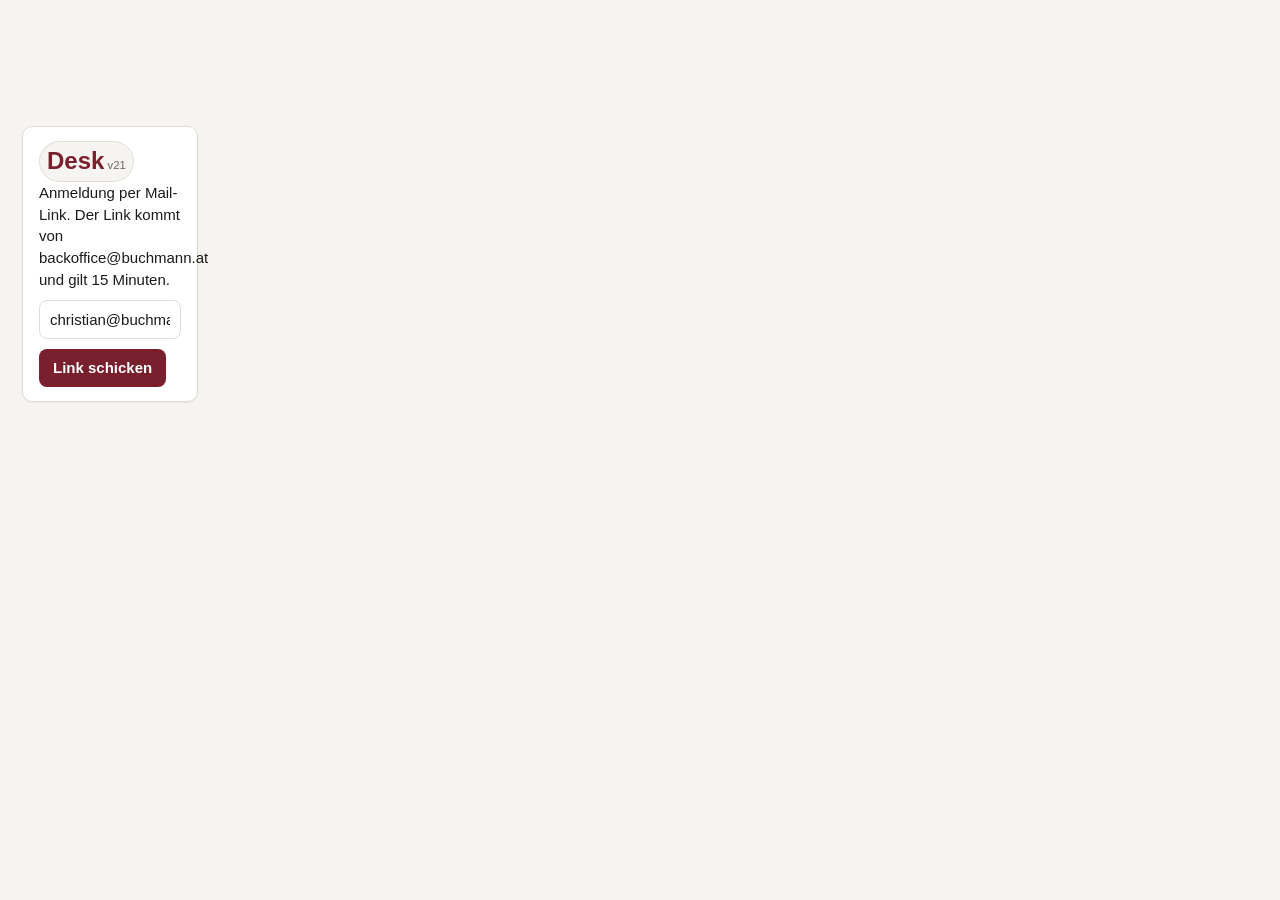
<file: desk/index.html>
<!doctype html>
<html lang="de">
<head>
<meta charset="utf-8">
<meta name="viewport" content="width=device-width, initial-scale=1, viewport-fit=cover">
<meta name="robots" content="noindex, nofollow">
<meta name="color-scheme" content="light dark">
<!-- display browser im Manifest: das Homescreen-Symbol öffnet Safari, nicht ein eigenes Fenster (Christian 09.11.2026) -->
<link rel="manifest" href="manifest.webmanifest">
<link rel="apple-touch-icon" sizes="180x180" href="icon-180.png">
<link rel="icon" type="image/png" sizes="32x32" href="favicon-32.png">
<link rel="icon" type="image/png" sizes="512x512" href="icon-512.png">
<meta name="theme-color" content="#7a1f2e">
<title>Desk v21</title>
<link rel="stylesheet" href="desk.css">
</head>
<body>
<div id="app" class="app" data-version="21"></div>
<dialog id="dlg">
  <form method="dialog" id="dlg-form">
    <h3 id="dlg-titel">Grund</h3>
    <p id="dlg-text" class="dim"></p>
    <textarea id="dlg-grund" rows="3" placeholder="Grund, steht in der Version"></textarea>
    <div class="dlg-knoepfe">
      <button type="button" class="knopf still" id="dlg-nein">Abbrechen</button>
      <button type="submit" class="knopf" id="dlg-ja">Übernehmen</button>
    </div>
  </form>
</dialog>
<script type="module" src="desk.js"></script>
</body>
</html>
</file>
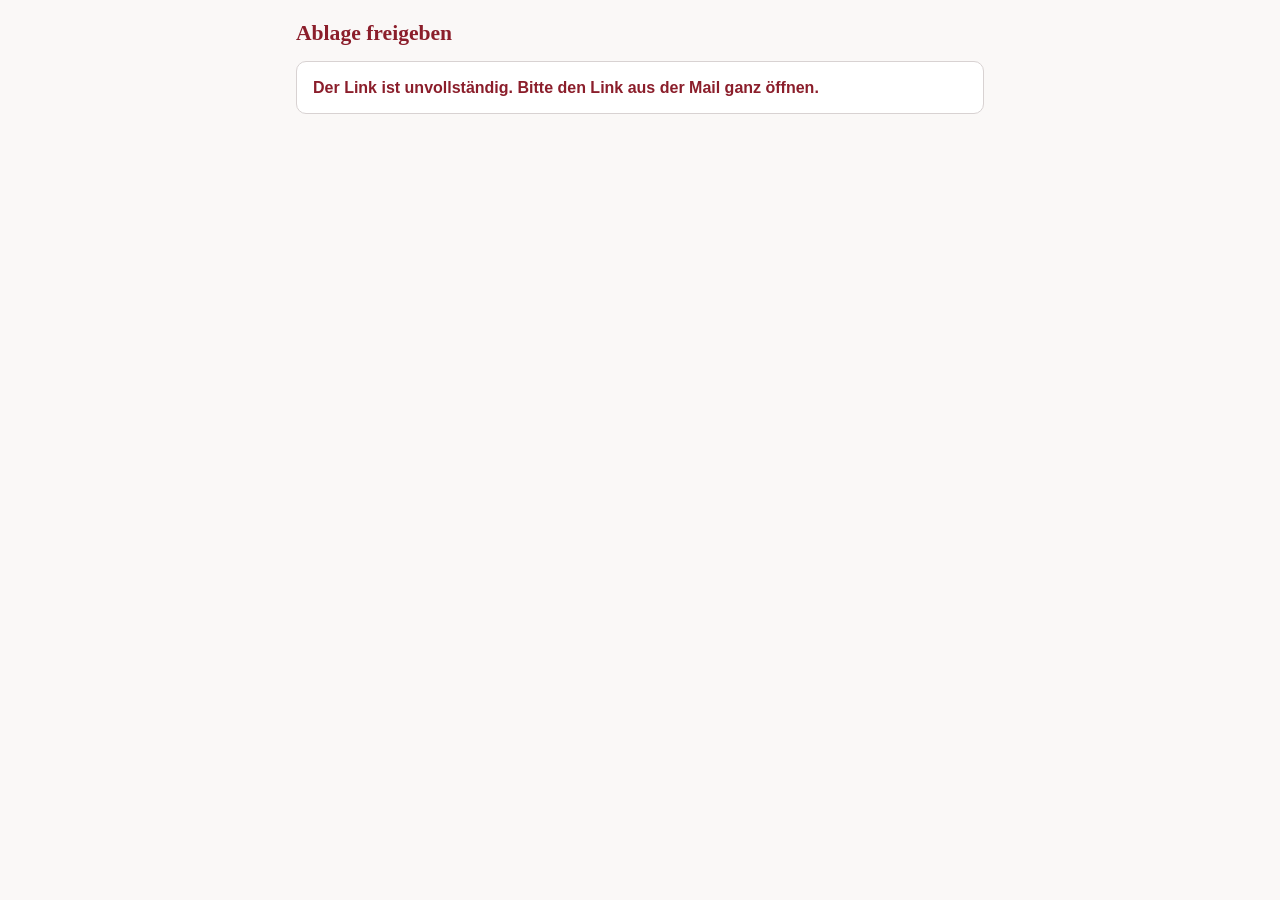
<file: paket/index.html>
<!doctype html>
<html lang="de">
<head>
<meta charset="utf-8">
<meta name="viewport" content="width=device-width, initial-scale=1">
<meta name="robots" content="noindex, nofollow">
<meta name="referrer" content="no-referrer">
<meta http-equiv="Content-Security-Policy" content="default-src 'none'; script-src 'self' 'unsafe-inline'; style-src 'unsafe-inline'; connect-src https://gjbvlrztbejymrqctopj.supabase.co; img-src 'self'; form-action 'none'; base-uri 'none'">
<title>Ablage freigeben</title>
<style>
  :root { --text:#2B2F33; --leise:#6B6F73; --rot:#8B1E2B; --linie:#D8D2D2; --grund:#FAF8F7; --karte:#FFFFFF; --gut:#2E6B3A; }
  @media (prefers-color-scheme: dark) { :root { --text:#ECE8E6; --leise:#A9A4A1; --rot:#E08A93; --linie:#3A3534; --grund:#1B1918; --karte:#242120; --gut:#8FD19E; } }
  * { box-sizing:border-box; }
  body { margin:0; background:var(--grund); color:var(--text); font:16px/1.45 Aptos, Calibri, -apple-system, "Segoe UI", Arial, sans-serif; }
  main { max-width:720px; margin:0 auto; padding:20px 16px 48px; }
  h1 { font:600 1.35rem/1.25 Cambria, Georgia, serif; color:var(--rot); margin:0 0 4px; }
  .leise { color:var(--leise); font-size:.92rem; }
  .karte { background:var(--karte); border:1px solid var(--linie); border-radius:10px; padding:14px 16px; margin:14px 0; }
  ul.zahlen { list-style:none; padding:0; margin:0; }
  ul.zahlen li { padding:4px 0; }
  ul.zahlen b { display:inline-block; min-width:2.2em; }
  .eintrag { padding:10px 0; border-top:1px solid var(--linie); }
  .eintrag:first-child { border-top:0; }
  .betreff { font-weight:600; overflow-wrap:anywhere; }
  label { display:block; font-weight:600; margin-bottom:6px; }
  input { width:100%; font-size:1.3rem; letter-spacing:.3em; padding:10px 12px; border:1px solid var(--linie); border-radius:8px; background:var(--grund); color:var(--text); }
  button { width:100%; margin-top:12px; padding:14px; font-size:1.05rem; font-weight:600; border:0; border-radius:8px; background:var(--rot); color:#fff; cursor:pointer; }
  button:disabled { opacity:.5; cursor:default; }
  .meldung { font-weight:600; }
  .gut { color:var(--gut); }
  .vorschau { color:var(--leise); font-size:.9rem; margin:4px 0; overflow-wrap:anywhere; }
  .warum { margin:6px 0; padding:6px 10px; border-left:3px solid var(--rot); background:var(--grund); font-size:.95rem; }
  .aktion { font-weight:600; }
  .zeile { display:flex; gap:14px; align-items:center; flex-wrap:wrap; margin-top:6px; }
  .zeile a { color:var(--rot); }
  .nein { display:flex; gap:6px; align-items:center; font-size:.95rem; cursor:pointer; }
  .nein input { width:auto; transform:scale(1.3); }
  textarea { width:100%; margin-top:6px; font:inherit; padding:8px; border:1px solid var(--linie); border-radius:8px; background:var(--grund); color:var(--text); }
  .ausgenommen { opacity:.55; }
  .schlecht { color:var(--rot); }
</style>
</head>
<body>
<main>
  <h1 id="titel">Ablage freigeben</h1>
  <div class="leise" id="unter">Wird geladen.</div>
  <div id="inhalt"></div>
</main>
<script>
(function () {
  'use strict';
  var API = 'https://gjbvlrztbejymrqctopj.supabase.co/functions/v1/mail-paket';
  var paket = Number(new URLSearchParams(location.search).get('p'));
  var token = (location.hash.match(/t=([a-f0-9]{64})/) || [])[1] || '';
  var inhalt = document.getElementById('inhalt');
  var unter = document.getElementById('unter');

  function el(tag, cls, text) { var e = document.createElement(tag); if (cls) e.className = cls; if (text != null) e.textContent = text; return e; }
  function datum(iso) {
    if (!iso) return '';
    try { return new Intl.DateTimeFormat('de-AT', { timeZone: 'Europe/Vienna', day: '2-digit', month: '2-digit', year: 'numeric', hour: '2-digit', minute: '2-digit' }).format(new Date(iso)); }
    catch (e) { return String(iso); }
  }
  function rufen(body) {
    return fetch(API, { method: 'POST', headers: { 'content-type': 'application/json' }, body: JSON.stringify(body), cache: 'no-store', referrerPolicy: 'no-referrer' })
      .then(function (r) { return r.json().catch(function () { return { ok: false, grund: 'Antwort nicht lesbar' }; }); });
  }
  function fehler(text) { inhalt.textContent = ''; var k = el('div', 'karte'); k.appendChild(el('div', 'meldung schlecht', text)); inhalt.appendChild(k); }

  if (!paket || !token) { unter.textContent = ''; fehler('Der Link ist unvollständig. Bitte den Link aus der Mail ganz öffnen.'); return; }

  rufen({ aktion: 'zeigen', paket: paket, token: token }).then(function (d) {
    if (!d.ok) { unter.textContent = ''; fehler(d.grund || 'Link ungültig'); return; }
    document.getElementById('titel').textContent = 'Paket ' + d.paket + ': ' + (d.titel || '');
    if (d.status !== 'ANGEKUENDIGT') {
      unter.textContent = '';
      var text = d.status === 'AUSGEFUEHRT' ? 'Dieses Paket ist schon ausgeführt.'
        : d.status === 'TEILWEISE' ? 'Dieses Paket ist nur teilweise ausgeführt. ChatGPT sieht das Ergebnis und meldet sich.'
        : d.status === 'VERFALLEN' ? 'Dieses Paket ist verfallen. Es wurde nichts bewegt.'
        : 'Dieses Paket ist gerade in Arbeit.';
      fehler(text);
      if (d.gruende && d.gruende.length) { var k = el('div', 'karte'); d.gruende.slice(0, 10).forEach(function (g) { k.appendChild(el('div', 'leise', g)); }); inhalt.appendChild(k); }
      return;
    }
    unter.textContent = 'Der Link gilt bis ' + datum(d.gueltig_bis) + '. Ohne deine Freigabe passiert nichts.';
    inhalt.textContent = '';

    var k1 = el('div', 'karte'); var ul = el('ul', 'zahlen');
    Object.keys(d.zahlen || {}).forEach(function (a) { var li = el('li'); li.appendChild(el('b', null, String(d.zahlen[a]))); li.appendChild(document.createTextNode(a)); ul.appendChild(li); });
    k1.appendChild(ul); inhalt.appendChild(k1);

    var k2 = el('div', 'karte');
    var ausnahmen = {};
    function knopfText() { var n = Object.keys(ausnahmen).length, m = (d.eintraege || []).length; return n ? 'Freigeben (' + (m - n) + ' von ' + m + ')' : 'Freigeben'; }
    (d.eintraege || []).forEach(function (x) {
      var e = el('div', 'eintrag');
      e.appendChild(el('div', 'betreff', x.betreff || '(ohne Betreff)'));
      var wer = x.von_name ? x.von_name + ' <' + (x.von || '') + '>' : (x.von || 'ohne Absender');
      e.appendChild(el('div', 'leise', [wer, datum(x.datum), 'liegt in ' + (x.ordner || '?')].filter(Boolean).join(' · ')));
      if (x.vorschau) e.appendChild(el('div', 'vorschau', x.vorschau));
      if (x.warum) e.appendChild(el('div', 'warum', 'Warum: ' + x.warum));
      e.appendChild(el('div', 'aktion', x.aktion + (x.faellig ? ' (fällig ' + x.faellig + ')' : '') + (x.ziel && x.aktion.indexOf('Fahne') < 0 ? ': ' + x.ziel : '')));
      var zeile = el('div', 'zeile');
      if (x.link && /^https:\/\/outlook\.(office365|office)\.com\//.test(x.link)) {
        var a = el('a', null, 'In Outlook öffnen'); a.href = x.link; a.target = '_blank'; a.rel = 'noopener noreferrer'; zeile.appendChild(a);
      }
      var nein = el('label', 'nein'); var cb = el('input'); cb.type = 'checkbox';
      nein.appendChild(cb); nein.appendChild(document.createTextNode('nicht freigeben'));
      zeile.appendChild(nein); e.appendChild(zeile);
      var grund = el('textarea'); grund.rows = 2; grund.maxLength = 1000; grund.placeholder = 'Warum nicht? Ein paar Worte helfen ChatGPT beim nächsten Mal.'; grund.hidden = true;
      e.appendChild(grund);
      cb.addEventListener('change', function () {
        if (cb.checked) { ausnahmen[x.urteil_id] = grund; grund.hidden = false; e.classList.add('ausgenommen'); }
        else { delete ausnahmen[x.urteil_id]; grund.hidden = true; e.classList.remove('ausgenommen'); }
        knopf.textContent = knopfText();
      });
      k2.appendChild(e);
    });
    inhalt.appendChild(k2);

    var k3 = el('div', 'karte');
    var lab = el('label', null, 'Deine PIN'); lab.htmlFor = 'pin';
    var pin = el('input'); pin.id = 'pin'; pin.type = 'password'; pin.inputMode = 'numeric'; pin.autocomplete = 'off'; pin.maxLength = 12;
    var knopf = el('button', null, knopfText()); var antwort = el('div', 'meldung');
    knopf.addEventListener('click', function () {
      if (!/^[0-9]{6,12}$/.test(pin.value)) { antwort.className = 'meldung schlecht'; antwort.textContent = 'Bitte die PIN mit 6 bis 12 Ziffern eingeben.'; return; }
      knopf.disabled = true; knopf.textContent = 'Wird ausgeführt, bitte warten'; antwort.textContent = '';
      rufen({ aktion: 'freigeben', paket: paket, token: token, pin: pin.value, ausnehmen: Object.keys(ausnahmen).map(function (id) { return { urteil_id: Number(id), anmerkung: ausnahmen[id].value }; }) }).then(function (r) {
        pin.value = '';
        if (r.ok) {
          antwort.className = 'meldung gut';
          antwort.textContent = 'Erledigt: ' + r.erledigt + ' von ' + r.gesamt + ' Mails.' + (r.ausgenommen ? ' ' + (r.ausgenommen === 1 ? 'Eine Mail bleibt' : r.ausgenommen + ' Mails bleiben') + ' auf deinen Wunsch liegen.' : '') + (r.fehler ? ' ' + r.fehler + ' gingen nicht, ChatGPT sieht das und meldet sich.' : '');
          knopf.textContent = 'Fertig';
        } else {
          antwort.className = 'meldung schlecht';
          antwort.textContent = r.grund || 'Nicht ausgeführt.';
          if (r.abweichungen && r.abweichungen.length) antwort.textContent += ' ' + r.abweichungen.join(' · ');
          var nochmal = r.grund === 'PIN falsch' || /belegt/.test(r.grund || '');
          knopf.disabled = !nochmal; knopf.textContent = nochmal ? knopfText() : 'Nicht ausgeführt';
        }
      }).catch(function () { antwort.className = 'meldung schlecht'; antwort.textContent = 'Keine Verbindung. Bitte die Seite neu laden und den Stand ansehen, bevor du noch einmal drückst.'; knopf.textContent = 'Unklar'; });
    });
    k3.appendChild(lab); k3.appendChild(pin); k3.appendChild(knopf); k3.appendChild(antwort);
    inhalt.appendChild(k3);
  }).catch(function () { unter.textContent = ''; fehler('Keine Verbindung zum Server.'); });
})();
</script>
</body>
</html>
</file>
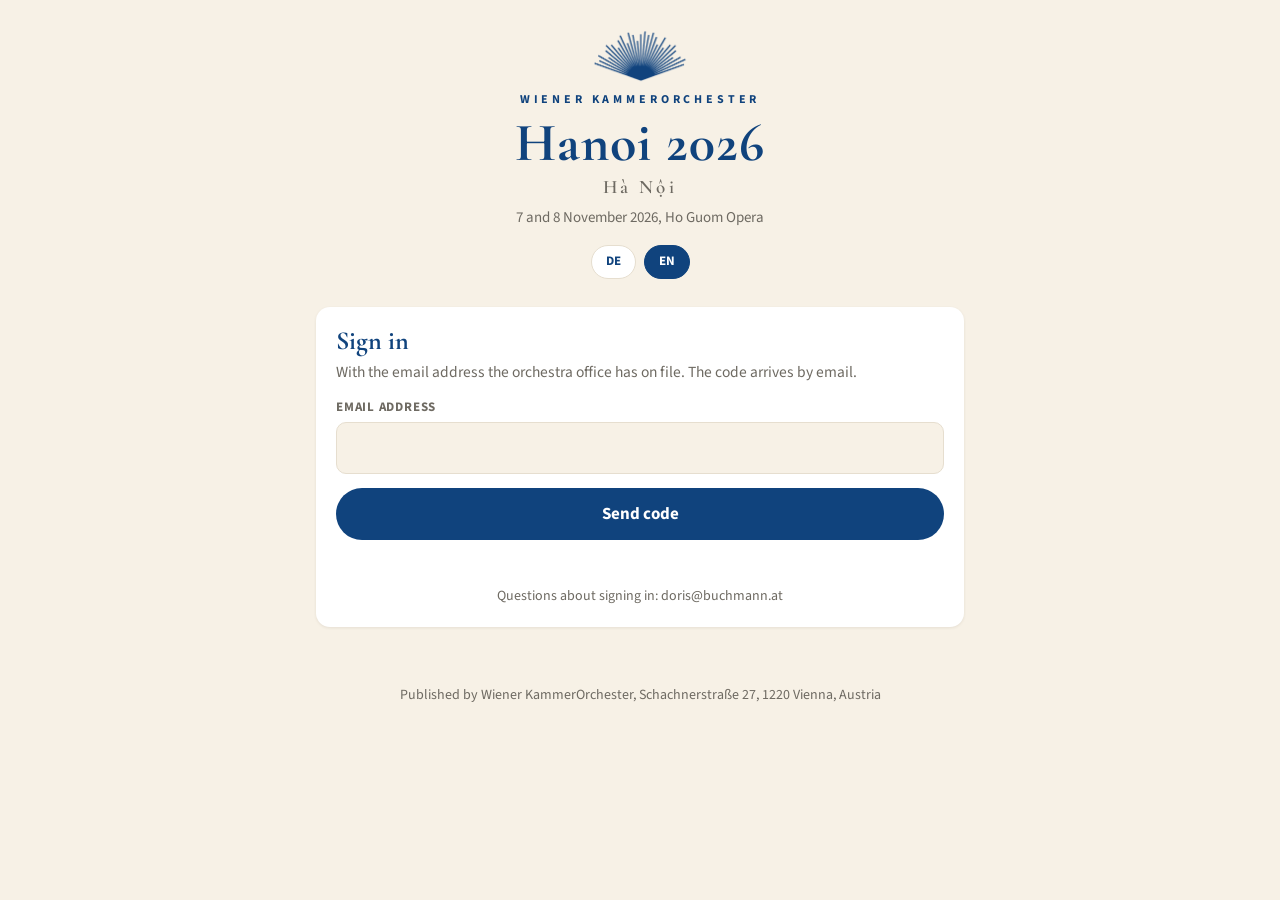
<file: tournee/hanoi-2026/index.html>
<!doctype html>
<html lang="de">
<head>
<meta charset="utf-8">
<meta name="viewport" content="width=device-width, initial-scale=1, viewport-fit=cover">
<meta name="robots" content="noindex, nofollow">
<meta name="referrer" content="no-referrer">
<title>Hanoi 2026</title>
<link rel="preconnect" href="https://fonts.googleapis.com">
<link rel="preconnect" href="https://fonts.gstatic.com" crossorigin>
<link rel="stylesheet" href="https://fonts.googleapis.com/css2?family=Cormorant+Garamond:ital,wght@0,500;0,600;0,700;1,600&family=Source+Sans+3:wght@400;600;700&display=swap">
<style>
/* Tourneeplan Hanoi 2026, Wiener KammerOrchester.
   Aufbau nach Standard Tourneebuch Abschnitt 6: Papier, weiße Karten, Cormorant für Überschriften, Source Sans 3 für Text.
   WKO: Logo und Hausfarbe (Wiener Blau #10437D, Navy #1A1A37, Sängerknaben-Vorbild Christian 26.10.2026). Der Reisende kann den Akzent im Farbwähler ändern, Grundfarbe bleibt Wiener Blau.
   In dieser Datei stehen keine Tourdaten. Sie kommen erst nach der Anmeldung von der Funktion hanoi-login. */
:root{
  --paper:#F7F1E6; --card:#FFFFFF; --ink:#1A1A37; --grey:#6E6A62; --line:#E6DECF;
  --accent:#10437D; --on-accent:#FFFFFF; --soft:#EEE7DA;
  --err:#A93226; --ok:#2E6B3A;
  --shadow:0 1px 3px rgba(60,45,25,.09);
  --display:"Cormorant Garamond", Georgia, "Times New Roman", serif;
  --text:"Source Sans 3", -apple-system, BlinkMacSystemFont, "Segoe UI", Roboto, sans-serif;
  color-scheme:light;
}
@media (prefers-color-scheme: dark){
  :root{
    --paper:#1A1916; --card:#24221E; --ink:#EEE8DC; --grey:#A7A093; --line:#38342D;
    --accent:#6FA8DC; --on-accent:#1A1916; --soft:#2D2A25;
    --err:#E58C80; --ok:#8CCB97;
    --shadow:0 1px 3px rgba(0,0,0,.35);
    color-scheme:dark;
  }
}
.logo{height:52px;width:auto;display:block;margin:0 auto 12px}
.logo-weiss{display:none}
@media (prefers-color-scheme: dark){
  .logo-blau{display:none}
  .logo-weiss{display:block}
}
*{box-sizing:border-box;-webkit-tap-highlight-color:transparent}
html{-webkit-text-size-adjust:100%}
body{margin:0;background:var(--paper);color:var(--ink);font:17px/1.45 var(--text)}
a{color:var(--accent);font-weight:600;text-decoration:none}
a:hover{text-decoration:underline}
:focus-visible{outline:2px solid var(--accent);outline-offset:2px;border-radius:6px}
[hidden]{display:none!important}

.wrap{max-width:680px;margin:0 auto;padding-left:max(16px, env(safe-area-inset-left, 0px));padding-right:max(16px, env(safe-area-inset-right, 0px))}

/* Kopf */
header.kopf{text-align:center;padding-block:calc(30px + env(safe-area-inset-top, 0px)) 14px}
.marke{font:700 12px/1 var(--text);letter-spacing:.32em;text-transform:uppercase;color:var(--accent)}
h1{font:700 54px/1 var(--display);color:var(--accent);margin:10px 0 6px;letter-spacing:.02em}
.landesschrift{font:600 19px/1.2 var(--display);letter-spacing:.18em;color:var(--grey)}
.untertitel{font-size:15px;color:var(--grey);margin-top:8px}
.leiste{display:flex;justify-content:center;gap:8px;margin-top:16px;flex-wrap:wrap}
.pill{font:700 13px/1 var(--text);min-height:34px;padding:0 14px;border-radius:99px;border:1px solid var(--line);background:var(--card);color:var(--accent);cursor:pointer}
.pill[aria-pressed="true"]{background:var(--accent);color:var(--on-accent);border-color:var(--accent)}

/* Karten, Formular */
.karte{background:var(--card);border-radius:14px;box-shadow:var(--shadow);padding:20px}
.anmeldung{margin-block:14px 28px}
.anmeldung h2{font:700 26px/1.1 var(--display);color:var(--accent);margin:0 0 6px}
.anmeldung p{margin:0 0 14px;color:var(--grey);font-size:15.5px}
label{display:block;font-size:13px;font-weight:700;letter-spacing:.06em;text-transform:uppercase;color:var(--grey);margin-bottom:6px}
input{width:100%;font:17px var(--text);padding:13px 14px;border:1px solid var(--line);border-radius:10px;background:var(--paper);color:var(--ink)}
input:focus{outline:none;border-color:var(--accent)}
#inp-code{font-size:26px;letter-spacing:.32em;text-align:center;font-variant-numeric:tabular-nums}
.knopf{width:100%;font:700 17px var(--text);padding:14px;border-radius:99px;border:0;background:var(--accent);color:var(--on-accent);margin-top:14px;cursor:pointer}
.knopf:disabled{opacity:.5;cursor:default}
.nebenlinks{display:flex;justify-content:center;gap:18px;flex-wrap:wrap;margin-top:14px;font-size:15px}
.textknopf{background:none;border:0;padding:4px 0;font:600 15px var(--text);color:var(--accent);cursor:pointer}
.meldung{font-size:15px;margin-top:12px;min-height:1.2em}
.meldung.fehler{color:var(--err)}
.meldung.gut{color:var(--ok)}
.hilfe{font-size:14px;color:var(--grey);margin-top:16px;text-align:center}

/* App */
.wer{display:flex;justify-content:center;font-size:14px;color:var(--grey);margin-bottom:4px}
.hinweis{background:var(--soft);border-radius:10px;padding:10px 14px;font-size:14.5px;margin:10px 0}
nav.reiter{position:sticky;top:0;z-index:5;background:var(--paper);border-bottom:1px solid var(--line);padding-top:env(safe-area-inset-top, 0px)}
nav.reiter .zeile{display:flex;gap:8px;overflow-x:auto;scrollbar-width:none;padding-block:10px}
nav.reiter .zeile::-webkit-scrollbar{display:none}
nav.reiter .pill{flex:0 0 auto;font-size:14px}
section.teil{padding-block:18px 8px}
h2.abschnitt{font:700 30px/1.1 var(--display);color:var(--accent);text-align:center;margin:4px 0 2px;text-wrap:balance}
.unterzeile{font-size:13px;letter-spacing:.14em;text-transform:uppercase;color:var(--grey);text-align:center;margin-bottom:16px}
h3{font:700 22px/1.2 var(--display);color:var(--accent);margin:22px 0 8px;text-wrap:balance}
h3:first-child{margin-top:0}
p{margin:0 0 10px}
.grau{color:var(--grey)}
.klein{font-size:14.5px}
.liste{background:var(--card);border-radius:14px;box-shadow:var(--shadow);overflow:hidden}
.liste > *{padding:13px 16px;border-top:1px solid var(--line)}
.liste > *:first-child{border-top:0}
.marker{display:inline-block;font:700 11px/1 var(--text);letter-spacing:.12em;text-transform:uppercase;color:var(--on-accent);background:var(--accent);border-radius:99px;padding:4px 8px;margin-right:6px;vertical-align:2px}

/* Tage */
.tage{display:flex;gap:8px;overflow-x:auto;scrollbar-width:none;padding-bottom:12px}
.tage::-webkit-scrollbar{display:none}
.tag{flex:0 0 auto;width:58px;height:66px;border-radius:16px;border:1px solid var(--line);background:var(--card);color:var(--accent);cursor:pointer;display:flex;flex-direction:column;align-items:center;justify-content:center;gap:1px;font-family:var(--text)}
.tag .wt{font-size:11px;font-weight:700;letter-spacing:.08em;text-transform:uppercase}
.tag .zahl{font-size:24px;font-weight:700;line-height:1;font-variant-numeric:tabular-nums}
.tag .mon{font-size:10.5px;font-weight:600;letter-spacing:.06em;text-transform:uppercase;opacity:.8}
.tag[aria-pressed="true"]{background:var(--accent);color:var(--on-accent);border-color:var(--accent)}
.tag.heute{box-shadow:0 0 0 2px var(--accent) inset}
.tagkopf{font:700 25px/1.15 var(--display);color:var(--accent);margin:4px 0 10px}

/* Programm */
.programm{margin-bottom:22px}
.programm .datum{font-size:13px;font-weight:700;letter-spacing:.1em;text-transform:uppercase;color:var(--grey)}
.programm .titel{font:700 25px/1.15 var(--display);color:var(--accent);margin:2px 0 4px}
.programm .solisten{font:600 italic 18px/1.3 var(--display);margin-bottom:10px}
.programm ul{list-style:none;margin:0;padding:0}
.programm li{padding:8px 0;border-top:1px solid var(--line);font-size:15.5px}
.programm li:first-child{border-top:0}
.programm li.pause{text-align:center;font-weight:700;letter-spacing:.3em;text-transform:uppercase;color:var(--accent);font-size:13px;padding:12px 0}

/* Flüge */
.flug{display:grid;grid-template-columns:auto 1fr;column-gap:14px;row-gap:2px;font-variant-numeric:tabular-nums}
.flug .wann{font-weight:700;white-space:nowrap}
.flug .nr{font-weight:700;color:var(--accent)}
.flug .route{grid-column:1 / -1;min-width:0}
.flug .zeit{grid-column:1 / -1;color:var(--grey);font-size:15px}

/* Kontakte */
.kontakt .name{font:700 20px/1.2 var(--display)}
.kontakt .rolle{font-size:14.5px;color:var(--grey);margin-top:2px}
.kontakt .wege{display:flex;flex-wrap:wrap;gap:6px 16px;margin-top:8px;font-size:15.5px;font-variant-numeric:tabular-nums}
.kontakt .wege a{word-break:break-all}
.orga{font-size:13px;font-weight:700;letter-spacing:.12em;text-transform:uppercase;color:var(--grey);margin:20px 0 8px}
.orga:first-child{margin-top:0}

/* Fuß */
footer.fuss{text-align:center;color:var(--grey);font-size:14px;padding-block:30px calc(30px + env(safe-area-inset-bottom, 0px))}
footer.fuss p{margin:0 0 8px}
.farben{display:flex;justify-content:center;gap:10px;margin:12px 0 18px}
.farbe{width:30px;height:30px;border-radius:50%;border:2px solid var(--card);box-shadow:0 0 0 1px var(--line);cursor:pointer;padding:0}
.farbe[aria-pressed="true"]{box-shadow:0 0 0 2px var(--ink)}
@media (prefers-reduced-motion: no-preference){ html{scroll-behavior:smooth} }
</style>
</head>
<body>
<div class="wrap">
  <header class="kopf">
    <img class="logo logo-blau" src="wko-sunburst-blau.png" alt="" width="760" height="421">
    <img class="logo logo-weiss" src="wko-sunburst-weiss.png" alt="" width="760" height="417">
    <div class="marke">Wiener KammerOrchester</div>
    <h1>Hanoi 2026</h1>
    <div class="landesschrift" lang="vi">Hà Nội</div>
    <div class="untertitel" data-t="untertitel">7. und 8. November 2026, Ho Guom Opera</div>
    <div class="leiste" role="group" aria-label="Sprache">
      <button class="pill" type="button" data-sprache="de" id="sp-de">DE</button>
      <button class="pill" type="button" data-sprache="en" id="sp-en">EN</button>
    </div>
  </header>

  <!-- Anmeldung, Schritt 1: Adresse -->
  <section class="karte anmeldung" id="schritt-mail" hidden>
    <h2 data-t="anmeldung">Anmeldung</h2>
    <p data-t="anmeldungText">Mit der E-Mail-Adresse, die das Orchesterbüro hat. Der Code kommt per Mail.</p>
    <form id="form-mail" novalidate>
      <label for="inp-mail" data-t="mailLabel">E-Mail-Adresse</label>
      <input type="email" id="inp-mail" autocomplete="email" inputmode="email" autocapitalize="off" spellcheck="false" required>
      <button class="knopf" type="submit" id="btn-mail" data-t="codeAnfordern">Code anfordern</button>
    </form>
    <div class="meldung" id="msg-mail" role="status"></div>
    <div class="hilfe"><span data-t="hilfe">Fragen zur Anmeldung:</span> doris@buchmann.at</div>
  </section>

  <!-- Anmeldung, Schritt 2: Code -->
  <section class="karte anmeldung" id="schritt-code" hidden>
    <h2 data-t="anmeldung">Anmeldung</h2>
    <p id="code-text"></p>
    <form id="form-code" novalidate>
      <label for="inp-code" data-t="codeLabel">Code aus der Mail</label>
      <input type="text" id="inp-code" autocomplete="one-time-code" inputmode="numeric" maxlength="7" required>
      <button class="knopf" type="submit" id="btn-code" data-t="anmelden">Anmelden</button>
    </form>
    <div class="meldung" id="msg-code" role="status"></div>
    <div class="nebenlinks">
      <button class="textknopf" type="button" id="btn-neu" data-t="neuerCode">Neuen Code anfordern</button>
      <button class="textknopf" type="button" id="btn-andere" data-t="andereAdresse">Andere Adresse</button>
    </div>
  </section>

  <!-- Laden -->
  <section class="karte anmeldung" id="laden" hidden>
    <p id="laden-text" data-t="laden">Der Tourneeplan wird geladen.</p>
    <button class="knopf" type="button" id="btn-nochmal" data-t="nochmal" hidden>Noch einmal versuchen</button>
  </section>
</div>

<!-- App -->
<div id="app" hidden>
  <div class="wrap">
    <div class="wer" id="wer"></div>
    <div class="hinweis" id="offline" hidden></div>
  </div>
  <nav class="reiter" aria-label="Abschnitte">
    <div class="wrap"><div class="zeile" id="reiter"></div></div>
  </nav>
  <div class="wrap">
    <section class="teil" id="teil-tage" data-reiter="tage"></section>
    <section class="teil" id="teil-programm" data-reiter="programm" hidden></section>
    <section class="teil" id="teil-fluege" data-reiter="fluege" hidden></section>
    <section class="teil" id="teil-hotels" data-reiter="hotels" hidden></section>
    <section class="teil" id="teil-info" data-reiter="info" hidden></section>
    <section class="teil" id="teil-kontakte" data-reiter="kontakte" hidden></section>
  </div>
</div>

<footer class="fuss wrap">
  <div id="fuss-app" hidden>
    <div class="farben" id="farben" role="group" aria-label="Farbe"></div>
    <p data-t="vorbehalt">Zeiten und Abläufe können sich vor Ort ändern. Es gilt, was die Tourleitung ansagt.</p>
    <p><button class="textknopf" type="button" id="btn-ab" data-t="abmelden">Abmelden</button></p>
  </div>
  <p data-t="herausgeber">Herausgeber: Wiener KammerOrchester, Schachnerstraße 27, 1220 Wien</p>
</footer>

<script>
(function(){
'use strict';

var FN = 'https://gjbvlrztbejymrqctopj.supabase.co/functions/v1/hanoi-login';
var K = { token:'hanoi_token', mail:'hanoi_email', sprache:'hanoi_lang', farbe:'hanoi_farbe', cache:'hanoi_cache', reiter:'hanoi_reiter' };

var TXT = {
  de: {
    untertitel:'7. und 8. November 2026, Ho Guom Opera',
    anmeldung:'Anmeldung', anmeldungText:'Mit der E-Mail-Adresse, die das Orchesterbüro hat. Der Code kommt per Mail.',
    mailLabel:'E-Mail-Adresse', codeAnfordern:'Code anfordern', codeLabel:'Code aus der Mail', anmelden:'Anmelden',
    neuerCode:'Neuen Code anfordern', andereAdresse:'Andere Adresse', hilfe:'Fragen zur Anmeldung:',
    codeGeschickt:'Der Code ist an {mail} unterwegs. Er gilt 15 Minuten. Danach bleibt dieses Gerät angemeldet.',
    neuGeschickt:'Code angefordert.',
    laden:'Der Tourneeplan wird geladen.', nochmal:'Noch einmal versuchen',
    e_EMAIL_UNGUELTIG:'Bitte eine gültige E-Mail-Adresse eingeben.',
    e_NICHT_IN_LISTE:'Diese Adresse steht nicht auf der Reiseliste. Bitte die Adresse verwenden, die das Orchesterbüro hat.',
    e_ZU_VIELE_VERSUCHE:'Zu viele Codes in kurzer Zeit. Bitte in zehn Minuten noch einmal.',
    e_CODE_FALSCH:'Der Code stimmt nicht oder ist abgelaufen.',
    e_GESPERRT:'Dieser Zugang ist gesperrt. Bitte das Orchesterbüro kontaktieren.',
    e_EINGABE_FEHLT:'Bitte den sechsstelligen Code aus der Mail eingeben.',
    e_NETZ:'Keine Verbindung zum Server. Bitte gleich noch einmal versuchen.',
    e_SERVER:'Beim Server ist etwas schiefgegangen. Bitte gleich noch einmal versuchen.',
    offline:'Ohne Verbindung. Angezeigt wird der Stand vom {zeit}.',
    angemeldet:'Angemeldet: {name}',
    r_tage:'Tagesablauf', r_programm:'Programm', r_fluege:'Flüge', r_hotels:'Hotels', r_info:'Info', r_kontakte:'Kontakte',
    u_tage:'Antippen wählt den Tag', u_programm:'Das spielen wir', u_fluege:'Gruppe und Ausnahmen', u_hotels:'Antippen öffnet die Karte', u_info:'Gut zu wissen', u_kontakte:'Zum Antippen',
    hinflug:'Hinflug', rueckflug:'Rückflug', ausnahmen:'Einzelne Ausnahmen', persoenlich:'Persönlich',
    spielort:'Spielort', visum:'Visum', essen:'Essen', freiertag:'Freier Tag und Ausflug', veranstalter:'Veranstalter',
    pause:'Pause', keineDaten:'Dazu gibt es noch keine Angaben.',
    vorbehalt:'Zeiten und Abläufe können sich vor Ort ändern. Es gilt, was die Tourleitung ansagt.',
    abmelden:'Abmelden', herausgeber:'Herausgeber: Wiener KammerOrchester, Schachnerstraße 27, 1220 Wien',
    farbe:'Farbe'
  },
  en: {
    untertitel:'7 and 8 November 2026, Ho Guom Opera',
    anmeldung:'Sign in', anmeldungText:'With the email address the orchestra office has on file. The code arrives by email.',
    mailLabel:'Email address', codeAnfordern:'Send code', codeLabel:'Code from the email', anmelden:'Sign in',
    neuerCode:'Send a new code', andereAdresse:'Different address', hilfe:'Questions about signing in:',
    codeGeschickt:'The code is on its way to {mail}. It is valid for 15 minutes. After that this device stays signed in.',
    neuGeschickt:'Code requested.',
    laden:'Loading the tour plan.', nochmal:'Try again',
    e_EMAIL_UNGUELTIG:'Please enter a valid email address.',
    e_NICHT_IN_LISTE:'This address is not on the travel list. Please use the address the orchestra office has on file.',
    e_ZU_VIELE_VERSUCHE:'Too many codes in a short time. Please try again in ten minutes.',
    e_CODE_FALSCH:'The code is wrong or has expired.',
    e_GESPERRT:'This access is blocked. Please contact the orchestra office.',
    e_EINGABE_FEHLT:'Please enter the six-digit code from the email.',
    e_NETZ:'No connection to the server. Please try again in a moment.',
    e_SERVER:'Something went wrong on the server. Please try again in a moment.',
    offline:'No connection. Showing the version from {zeit}.',
    angemeldet:'Signed in: {name}',
    r_tage:'Schedule', r_programm:'Programme', r_fluege:'Flights', r_hotels:'Hotels', r_info:'Info', r_kontakte:'Contacts',
    u_tage:'Tap to choose the day', u_programm:'What we play', u_fluege:'Group and exceptions', u_hotels:'Tap to open the map', u_info:'Good to know', u_kontakte:'Tap to call or write',
    hinflug:'Outbound', rueckflug:'Return', ausnahmen:'Individual exceptions', persoenlich:'Personal',
    spielort:'Venue', visum:'Visa', essen:'Meals', freiertag:'Free day and excursion', veranstalter:'Organiser',
    pause:'Interval', keineDaten:'No details yet.',
    vorbehalt:'Times and arrangements may change on site. What the tour management announces applies.',
    abmelden:'Sign out', herausgeber:'Published by Wiener KammerOrchester, Schachnerstraße 27, 1220 Vienna, Austria',
    farbe:'Colour'
  }
};

var FARBEN = [
  { name:'Wiener Blau', hell:'#10437D', dunkel:'#6FA8DC' },
  { name:'Anthrazit',   hell:'#33373D', dunkel:'#C9CDD3' },
  { name:'Weinrot',     hell:'#7A1626', dunkel:'#E39AA4' },
  { name:'Petrol',      hell:'#1F5F59', dunkel:'#6FCABE' },
  { name:'Olive',       hell:'#55592A', dunkel:'#C6CB8E' },
  { name:'Aubergine',   hell:'#5A2A4E', dunkel:'#D8A6CB' }
];
var REITER = ['tage','programm','fluege','hotels','info','kontakte'];

var LANG = 'de', DATEN = null, REISENDER = null, MAIL = '', TAG = null, AKTIV = 'tage', CODE_HINWEIS = null;

/* Speicher: darf fehlen oder werfen */
function lies(k){ try{ return localStorage.getItem(k); }catch(e){ return null; } }
function schreib(k, v){ try{ if (v == null) localStorage.removeItem(k); else localStorage.setItem(k, v); }catch(e){} }

function $(id){ return document.getElementById(id); }
function t(k, ersatz){
  var s = (TXT[LANG] && TXT[LANG][k]) || TXT.de[k] || k;
  if (ersatz) Object.keys(ersatz).forEach(function(n){ s = s.split('{' + n + '}').join(ersatz[n]); });
  return s;
}
/* Ein Wert aus den Daten: Text oder {de, en} */
function L(v){
  if (v == null) return '';
  if (typeof v === 'object' && !Array.isArray(v)) return v[LANG] || v.de || v.en || '';
  return String(v);
}
function el(tag, attrs){
  var e = document.createElement(tag);
  if (attrs) Object.keys(attrs).forEach(function(k){
    var v = attrs[k];
    if (v == null || v === false) return;
    if (k === 'text') e.textContent = v;
    else if (k === 'class') e.className = v;
    else if (k.slice(0,2) === 'on') e.addEventListener(k.slice(2), v);
    else e.setAttribute(k, v === true ? '' : v);
  });
  for (var i = 2; i < arguments.length; i++){
    var c = arguments[i];
    if (c == null || c === false) continue;
    if (Array.isArray(c)) c.forEach(function(x){ if (x != null && x !== false) e.appendChild(typeof x === 'string' ? document.createTextNode(x) : x); });
    else e.appendChild(typeof c === 'string' ? document.createTextNode(c) : c);
  }
  return e;
}
function locale(){ return LANG === 'en' ? 'en-GB' : 'de-AT'; }
function datum(iso){
  var m = /^(\d{4})-(\d{2})-(\d{2})/.exec(iso || '');
  return m ? new Date(+m[1], +m[2] - 1, +m[3]) : null;
}
function fmt(iso, opts){ var d = datum(iso); return d ? new Intl.DateTimeFormat(locale(), opts).format(d) : (iso || ''); }
function langesDatum(iso){ return fmt(iso, { weekday:'long', day:'numeric', month:'long', year:'numeric' }); }
function kurzesDatum(iso){ return fmt(iso, { weekday:'short', day:'numeric', month:'short' }); }
function heuteIso(){ var d = new Date(); return d.getFullYear() + '-' + String(d.getMonth()+1).padStart(2,'0') + '-' + String(d.getDate()).padStart(2,'0'); }
function karteLink(adresse){ return 'https://maps.apple.com/?q=' + encodeURIComponent(adresse + ', Vietnam'); }
function telLink(nr){ return 'tel:' + String(nr).replace(/[^\d+]/g, ''); }
function persoenlich(x){ return x && typeof x === 'object' && x['for'] ? el('span', { class:'marker', text:t('persoenlich') }) : null; }

/* Server */
function rufe(body){
  return fetch(FN, { method:'POST', headers:{ 'content-type':'application/json' }, body:JSON.stringify(body) })
    .then(function(r){ return r.json().catch(function(){ return { ok:false, status: r.ok ? 'SERVER' : 'SERVER' }; }); },
          function(){ return { ok:false, status:'NETZ' }; });
}

/* Ansichten */
function zeige(id){
  ['schritt-mail','schritt-code','laden'].forEach(function(x){ $(x).hidden = (x !== id); });
  var app = (id === 'app');
  $('app').hidden = !app;
  $('fuss-app').hidden = !app;
}
function meldung(id, text, art){ var m = $(id); m.textContent = text || ''; m.className = 'meldung' + (art ? ' ' + art : ''); }

function texteSetzen(){
  document.documentElement.lang = LANG;
  document.querySelectorAll('[data-t]').forEach(function(e){ e.textContent = t(e.getAttribute('data-t')); });
  $('sp-de').setAttribute('aria-pressed', LANG === 'de');
  $('sp-en').setAttribute('aria-pressed', LANG === 'en');
  if (MAIL) $('code-text').textContent = CODE_HINWEIS ? L(CODE_HINWEIS) : t('codeGeschickt', { mail: MAIL });
}

/* Farbwähler */
function farbeSetzen(i){
  var f = FARBEN[i] || FARBEN[0];
  var dunkel = window.matchMedia && window.matchMedia('(prefers-color-scheme: dark)').matches;
  document.documentElement.style.setProperty('--accent', dunkel ? f.dunkel : f.hell);
  document.querySelectorAll('.farbe').forEach(function(b, j){ b.setAttribute('aria-pressed', j === i); });
}
function farbenBauen(){
  var box = $('farben'); box.innerHTML = '';
  var gewaehlt = parseInt(lies(K.farbe) || '0', 10) || 0;
  FARBEN.forEach(function(f, i){
    box.appendChild(el('button', { class:'farbe', type:'button', title:f.name, 'aria-label':f.name, style:'background:' + f.hell,
      onclick:function(){ schreib(K.farbe, String(i)); farbeSetzen(i); } }));
  });
  farbeSetzen(gewaehlt);
  if (window.matchMedia) {
    var mq = window.matchMedia('(prefers-color-scheme: dark)');
    var neu = function(){ farbeSetzen(parseInt(lies(K.farbe) || '0', 10) || 0); };
    if (mq.addEventListener) mq.addEventListener('change', neu); else if (mq.addListener) mq.addListener(neu);
  }
}

/* Abschnitte */
function kopf(teil){
  return [ el('h2', { class:'abschnitt', text:t('r_' + teil) }), el('div', { class:'unterzeile', text:t('u_' + teil) }) ];
}
function leer(){ return el('p', { class:'grau', text:t('keineDaten') }); }

function baueTage(c){
  var box = $('teil-tage'); box.innerHTML = '';
  box.append.apply(box, kopf('tage'));
  var tage = (c.schedule || []).filter(function(d){ return d && d.date; });
  if (!tage.length){ box.appendChild(leer()); return; }
  var heute = heuteIso();
  if (TAG == null || !tage.some(function(d){ return d.date === TAG; })){
    TAG = tage.some(function(d){ return d.date === heute; }) ? heute : tage[0].date;
  }
  var leiste = el('div', { class:'tage', role:'group', 'aria-label':t('r_tage') });
  var inhalt = el('div');
  tage.forEach(function(d){
    leiste.appendChild(el('button', {
      class:'tag' + (d.date === heute ? ' heute' : ''), type:'button', 'aria-pressed': d.date === TAG, 'aria-label': langesDatum(d.date),
      onclick:function(){ TAG = d.date; baueTage(DATEN); }
    }, el('span', { class:'wt', text:fmt(d.date, { weekday:'short' }).replace('.', '') }),
       el('span', { class:'zahl', text:String(datum(d.date).getDate()) }),
       el('span', { class:'mon', text:fmt(d.date, { month:'short' }).replace('.', '') })));
  });
  var tag = tage.filter(function(d){ return d.date === TAG; })[0];
  inhalt.appendChild(el('div', { class:'tagkopf', text:langesDatum(tag.date) }));
  var acts = (tag.activities || []).map(function(a){
    var obj = a && typeof a === 'object' && !Array.isArray(a) && !('de' in a && !('text' in a));
    if (!obj) return el('div', { text:L(a) });
    return el('div', null, persoenlich(a), a.time ? el('strong', { text:L(a.time) + ' ' }) : null, L(a.text));
  });
  inhalt.appendChild(acts.length ? el('div', { class:'liste' }, acts) : leer());
  box.appendChild(leiste); box.appendChild(inhalt);
  var akt = leiste.querySelector('[aria-pressed="true"]');
  if (akt && akt.scrollIntoView) try{ akt.scrollIntoView({ block:'nearest', inline:'center' }); }catch(e){}
}

function baueProgramm(c){
  var box = $('teil-programm'); box.innerHTML = '';
  box.append.apply(box, kopf('programm'));
  var pr = c.programmes || [];
  if (!pr.length){ box.appendChild(leer()); return; }
  pr.forEach(function(p){
    var karte = el('div', { class:'karte programm' },
      el('div', { class:'datum', text:langesDatum(p.date) }),
      el('div', { class:'titel', text:L(p.title) }),
      p.soloists ? el('div', { class:'solisten', text:L(p.soloists) }) : null,
      el('ul', null, (p.works || []).map(function(w){
        var s = L(w);
        if (/^(intermission|pause|interval)$/i.test(s.trim())) return el('li', { class:'pause', text:t('pause') });
        return el('li', { text:s });
      })));
    box.appendChild(karte);
  });
}

function flugZeile(f){
  return el('div', { class:'flug' },
    el('span', { class:'wann', text:kurzesDatum(f.date) }),
    el('span', { class:'nr', text:L(f.flight) }),
    el('span', { class:'route', text:L(f.route) }),
    f.time ? el('span', { class:'zeit', text:L(f.time) }) : null);
}
function baueFluege(c){
  var box = $('teil-fluege'); box.innerHTML = '';
  box.append.apply(box, kopf('fluege'));
  var f = c.flights;
  if (!f){ box.appendChild(leer()); return; }
  if ((f.group_outbound || []).length){ box.appendChild(el('h3', { text:t('hinflug') })); box.appendChild(el('div', { class:'liste' }, f.group_outbound.map(flugZeile))); }
  if ((f.group_return || []).length){ box.appendChild(el('h3', { text:t('rueckflug') })); box.appendChild(el('div', { class:'liste' }, f.group_return.map(flugZeile))); }
  if ((f.exceptions || []).length){
    box.appendChild(el('h3', { text:t('ausnahmen') }));
    box.appendChild(el('div', { class:'liste' }, f.exceptions.map(function(x){
      return el('div', null, persoenlich(x), el('strong', { text:L(x.person) }), el('div', { class:'klein', text:L(x.detail) }));
    })));
  }
  if (f.timezone_note) box.appendChild(el('p', { class:'grau klein', style:'margin-top:14px', text:L(f.timezone_note) }));
}

function baueHotels(c){
  var box = $('teil-hotels'); box.innerHTML = '';
  box.append.apply(box, kopf('hotels'));
  var h = c.hotels;
  if (!h){ box.appendChild(leer()); return; }
  if (h.status) box.appendChild(el('div', { class:'hinweis', text:L(h.status) }));
  var liste = (h.hotels || []).map(function(x){
    return el('div', null, persoenlich(x),
      el('div', { class:'kontakt' }, el('div', { class:'name', text:L(x.name) })),
      x.address ? el('a', { href:karteLink(L(x.address)), target:'_blank', rel:'noopener', text:L(x.address) }) : null,
      x.phone ? el('div', null, el('a', { href:telLink(L(x.phone)), text:L(x.phone) })) : null,
      x.rooms ? el('div', { class:'grau klein', text:L(x.rooms) }) : null);
  });
  if (liste.length) box.appendChild(el('div', { class:'liste' }, liste));
  if (h.notes) box.appendChild(el('p', { class:'grau klein', style:'margin-top:14px', text:L(h.notes) }));
}

function baueInfo(c){
  var box = $('teil-info'); box.innerHTML = '';
  box.append.apply(box, kopf('info'));
  var n = 0;
  if (c.venue){
    n++;
    box.appendChild(el('h3', { text:t('spielort') }));
    box.appendChild(el('div', { class:'karte' },
      el('div', { class:'kontakt' }, el('div', { class:'name', text:L(c.venue.name) })),
      c.venue.address ? el('a', { href:karteLink(L(c.venue.address)), target:'_blank', rel:'noopener', text:L(c.venue.address) }) : null,
      c.venue.operator ? el('div', { class:'grau klein', style:'margin-top:6px', text:t('veranstalter') + ': ' + L(c.venue.operator) }) : null));
  }
  [['visa','visum'], ['meals','essen'], ['free_day_excursion','freiertag']].forEach(function(p){
    var v = c[p[0]]; if (!v) return; n++;
    box.appendChild(el('h3', { text:t(p[1]) }));
    box.appendChild(el('div', { class:'karte' }, el('p', { style:'margin:0', text:L(v.text != null ? v.text : v) })));
  });
  if (!n) box.appendChild(leer());
}

function baueKontakte(c){
  var box = $('teil-kontakte'); box.innerHTML = '';
  box.append.apply(box, kopf('kontakte'));
  var ks = c.contacts || [];
  if (!ks.length){ box.appendChild(leer()); return; }
  var gruppen = [], nach = {};
  ks.forEach(function(k){ var o = L(k.org) || ''; if (!nach[o]){ nach[o] = []; gruppen.push(o); } nach[o].push(k); });
  gruppen.forEach(function(o){
    if (o) box.appendChild(el('div', { class:'orga', text:o }));
    box.appendChild(el('div', { class:'liste' }, nach[o].map(function(k){
      return el('div', { class:'kontakt' },
        el('div', { class:'name', text:L(k.name) }),
        k.role ? el('div', { class:'rolle', text:L(k.role) }) : null,
        el('div', { class:'wege' },
          k.phone ? el('a', { href:telLink(L(k.phone)), text:L(k.phone) }) : null,
          k.email ? el('a', { href:'mailto:' + L(k.email), text:L(k.email) }) : null));
    })));
  });
}

function reiterBauen(){
  var z = $('reiter'); z.innerHTML = '';
  REITER.forEach(function(r){
    z.appendChild(el('button', { class:'pill', type:'button', 'aria-pressed': r === AKTIV, text:t('r_' + r),
      onclick:function(){ reiterWaehlen(r, true); } }));
  });
}
function reiterWaehlen(r, nachOben){
  AKTIV = REITER.indexOf(r) >= 0 ? r : 'tage';
  schreib(K.reiter, AKTIV);
  document.querySelectorAll('section.teil').forEach(function(s){ s.hidden = (s.getAttribute('data-reiter') !== AKTIV); });
  document.querySelectorAll('#reiter .pill').forEach(function(b, i){ b.setAttribute('aria-pressed', REITER[i] === AKTIV); });
  if (nachOben){ var n = document.querySelector('nav.reiter'); if (n && window.scrollY > n.offsetTop) window.scrollTo(0, n.offsetTop); }
}

function allesBauen(){
  if (!DATEN) return;
  if (REISENDER) $('wer').textContent = t('angemeldet', { name: [REISENDER.vorname, REISENDER.nachname].filter(Boolean).join(' ') });
  reiterBauen();
  baueTage(DATEN); baueProgramm(DATEN); baueFluege(DATEN); baueHotels(DATEN); baueInfo(DATEN); baueKontakte(DATEN);
  reiterWaehlen(AKTIV, false);
}

/* Sprache */
function spracheSetzen(s, ausdruecklich){
  LANG = (s === 'en') ? 'en' : 'de';
  if (ausdruecklich) schreib(K.sprache, LANG);
  texteSetzen();
  allesBauen();
}

/* Ablauf */
function datenLaden(){
  var token = lies(K.token);
  if (!token){ zeige('schritt-mail'); return; }
  zeige('laden'); $('btn-nochmal').hidden = true; $('laden-text').textContent = t('laden');
  rufe({ action:'get_content', token:token }).then(function(j){
    if (j.ok){
      DATEN = j.content || {}; REISENDER = j.reisender || null;
      schreib(K.cache, JSON.stringify({ zeit:Date.now(), content:DATEN, reisender:REISENDER }));
      if (!lies(K.sprache) && REISENDER && REISENDER.sprache) LANG = REISENDER.sprache === 'en' ? 'en' : 'de';
      $('offline').hidden = true;
      texteSetzen(); zeige('app'); allesBauen();
      return;
    }
    if (j.status === 'SESSION_UNGUELTIG' || j.status === 'KEIN_TOKEN'){ abmelden(); return; }
    /* Kein Netz oder Serverfehler: letzten Stand zeigen, wenn es einen gibt */
    var c = null; try{ c = JSON.parse(lies(K.cache) || 'null'); }catch(e){}
    if (c && c.content){
      DATEN = c.content; REISENDER = c.reisender || null;
      if (!lies(K.sprache) && REISENDER && REISENDER.sprache) LANG = REISENDER.sprache === 'en' ? 'en' : 'de';
      texteSetzen(); zeige('app'); allesBauen();
      var o = $('offline');
      o.textContent = t('offline', { zeit: new Intl.DateTimeFormat(locale(), { day:'numeric', month:'numeric', hour:'2-digit', minute:'2-digit' }).format(new Date(c.zeit)) });
      o.hidden = false;
      return;
    }
    $('laden-text').textContent = t(j.status === 'NETZ' ? 'e_NETZ' : 'e_SERVER');
    $('btn-nochmal').hidden = false;
  });
}

function codeAnfordern(neu){
  var mail = ($('inp-mail').value || MAIL || '').trim().toLowerCase();
  var ziel = neu ? 'msg-code' : 'msg-mail';
  if (!/^[^\s@]+@[^\s@]+\.[^\s@]+$/.test(mail)){ meldung(ziel, t('e_EMAIL_UNGUELTIG'), 'fehler'); return; }
  var knopf = neu ? $('btn-neu') : $('btn-mail');
  knopf.disabled = true; meldung(ziel, '');
  rufe({ action:'request_code', email:mail }).then(function(j){
    knopf.disabled = false;
    if (j.ok){
      MAIL = mail; schreib(K.mail, mail);
      CODE_HINWEIS = (j.hinweis || j.hinweis_en) ? { de:j.hinweis, en:j.hinweis_en } : null;
      texteSetzen(); zeige('schritt-code');
      $('inp-code').value = '';
      meldung('msg-code', neu ? t('neuGeschickt') : '', neu ? 'gut' : '');
      try{ $('inp-code').focus(); }catch(e){}
      return;
    }
    meldung(ziel, t('e_' + (j.status || 'SERVER')), 'fehler');
  });
}

function codePruefen(){
  var code = ($('inp-code').value || '').replace(/\D+/g, '');
  if (code.length !== 6){ meldung('msg-code', t('e_EINGABE_FEHLT'), 'fehler'); return; }
  $('btn-code').disabled = true; meldung('msg-code', '');
  rufe({ action:'verify_code', email:MAIL, code:code }).then(function(j){
    $('btn-code').disabled = false;
    if (j.ok && j.token){
      schreib(K.token, j.token);
      if (!lies(K.sprache) && j.sprache) LANG = j.sprache === 'en' ? 'en' : 'de';
      datenLaden();
      return;
    }
    meldung('msg-code', t('e_' + (j.status || 'SERVER')), 'fehler');
  });
}

function abmelden(){
  schreib(K.token, null); schreib(K.cache, null);
  DATEN = null; REISENDER = null; TAG = null;
  $('inp-mail').value = MAIL || lies(K.mail) || '';
  meldung('msg-mail', ''); zeige('schritt-mail');
}

/* Start */
document.querySelectorAll('[data-sprache]').forEach(function(b){
  b.addEventListener('click', function(){ spracheSetzen(b.getAttribute('data-sprache'), true); });
});
$('form-mail').addEventListener('submit', function(e){ e.preventDefault(); codeAnfordern(false); });
$('form-code').addEventListener('submit', function(e){ e.preventDefault(); codePruefen(); });
$('inp-code').addEventListener('input', function(){ var v = this.value.replace(/\D+/g, ''); if (v.length === 6 && !$('btn-code').disabled) codePruefen(); });
$('btn-neu').addEventListener('click', function(){ codeAnfordern(true); });
$('btn-andere').addEventListener('click', function(){ MAIL = ''; schreib(K.mail, null); $('inp-mail').value = ''; meldung('msg-mail', ''); zeige('schritt-mail'); });
$('btn-nochmal').addEventListener('click', datenLaden);
$('btn-ab').addEventListener('click', abmelden);

var gespeichert = lies(K.sprache);
if (gespeichert === 'de' || gespeichert === 'en') LANG = gespeichert;
else LANG = /^de\b/i.test(navigator.language || 'de') ? 'de' : (navigator.language ? 'en' : 'de');
AKTIV = lies(K.reiter) || 'tage';
MAIL = lies(K.mail) || '';
$('inp-mail').value = MAIL;
farbenBauen();
texteSetzen();
datenLaden();
})();
</script>
</body>
</html>
</file>
<file: desk/desk.css>
/* Desk v21 (11.11.2026; Gespräch im Desk). v20 (11.11.2026; Zahlen oben sind Filter). v19 (11.11.2026; Weingüter als aufklappbare Karten). Desk v18 (10.11.2026; Projekte). v17 (10.11.2026; Wecker und Presse). v13 (09.11.2026). Eine App, drei Breiten (Bauplan 2.1). Reine Dateien, kein Build. */
:root {
  --rot: #7a1f2e;
  --rot-hell: #a8303f;
  --papier: #f6f4f0;
  --flaeche: #ffffff;
  --tinte: #1c1a17;
  --grau: #6b665f;
  --linie: #e1ddd5;
  --gruen: #2e7d4f;
  --gelb: #b7791f;
  --rotton: #c0392b;
  --blau: #2b5b8a;
  --schatten: 0 1px 2px rgba(0,0,0,.06);
  --radius: 10px;
  --menue: 220px;
  --liste: 400px;
}
@media (prefers-color-scheme: dark) {
  :root {
    --papier: #141311;
    --flaeche: #1f1d1a;
    --tinte: #ece8e1;
    --grau: #a39d94;
    --linie: #2f2c28;
    --rot: #c4475a;
    --rot-hell: #d86a7a;
    --schatten: 0 1px 2px rgba(0,0,0,.4);
  }
}
* { box-sizing: border-box; }
html, body { margin: 0; padding: 0; background: var(--papier); color: var(--tinte); font: 15px/1.45 -apple-system, "Segoe UI", Roboto, Helvetica, Arial, sans-serif; }
a { color: var(--rot); text-decoration: none; }
a:hover { text-decoration: underline; }
button { font: inherit; }
h1, h2, h3 { margin: 0 0 .5rem; font-weight: 600; line-height: 1.25; }
h1 { font-size: 1.35rem; }
h2 { font-size: 1.1rem; }
h3 { font-size: 1rem; }
p { margin: 0 0 .6rem; }
.dim { color: var(--grau); }
.klein { font-size: .85rem; }
.mono { font-family: ui-monospace, SFMono-Regular, Menlo, Consolas, monospace; font-size: .85rem; }
.rechts { text-align: right; }
.nowrap { white-space: nowrap; }
.versteckt { display: none !important; }
.optional-inv { display: none; }

/* Grundraster */
.app { min-height: 100vh; display: grid; grid-template-columns: var(--menue) 1fr; }
.menue { background: var(--flaeche); border-right: 1px solid var(--linie); padding: 14px 10px; display: flex; flex-direction: column; gap: 4px; position: sticky; top: 0; height: 100vh; }
.menue .marke { display: flex; align-items: baseline; gap: 8px; padding: 6px 10px 14px; }
.menue .marke b { color: var(--rot); font-size: 1.15rem; letter-spacing: .02em; }
.menue .marke span { color: var(--grau); font-size: .8rem; }
.menue a { display: flex; align-items: center; gap: 10px; padding: 9px 10px; border-radius: 8px; color: var(--tinte); }
.menue a .ico { width: 22px; text-align: center; font-size: 1rem; }
.menue a.aktiv { background: color-mix(in srgb, var(--rot) 10%, transparent); color: var(--rot); font-weight: 600; }
.menue a:hover { text-decoration: none; background: color-mix(in srgb, var(--rot) 6%, transparent); }
.menue .fuss { margin-top: auto; padding: 10px; color: var(--grau); font-size: .78rem; line-height: 1.4; }
.inhalt { min-width: 0; padding: 18px 22px 60px; }
.inhalt.zwei { display: grid; grid-template-columns: var(--liste) 1fr; gap: 22px; align-items: start; }
.inhalt.zwei > .spalte { min-width: 0; }

/* Karten und Tabellen */
.karte { background: var(--flaeche); border: 1px solid var(--linie); border-radius: var(--radius); padding: 14px 16px; margin-bottom: 14px; box-shadow: var(--schatten); }
.karte h2, .karte h3 { margin-top: 0; }
.kopf { display: flex; align-items: center; justify-content: space-between; gap: 10px; flex-wrap: wrap; margin-bottom: 10px; }
.kopf h1, .kopf h2 { margin: 0; }
.reihe { display: flex; gap: 8px; align-items: center; flex-wrap: wrap; }
.tabelle { width: 100%; border-collapse: collapse; font-size: .9rem; }
.tabelle th { text-align: left; color: var(--grau); font-weight: 500; padding: 6px 8px; border-bottom: 1px solid var(--linie); white-space: nowrap; }
.tabelle td { padding: 7px 8px; border-bottom: 1px solid var(--linie); vertical-align: top; }
.tabelle tr:last-child td { border-bottom: 0; }
.tabelle tr.klick { cursor: pointer; }
.tabelle tr.klick:hover td { background: color-mix(in srgb, var(--rot) 5%, transparent); }
.tabelle tr.gewaehlt td { background: color-mix(in srgb, var(--rot) 9%, transparent); }
.abschnitt { padding: 10px 0; border-top: 1px solid var(--linie); }
.abschnitt:first-of-type { border-top: 0; }
.zahlen { display: grid; grid-template-columns: repeat(auto-fit, minmax(130px, 1fr)); gap: 10px; }
.zahl { background: var(--papier); border-radius: 8px; padding: 10px 12px; }
.zahl b { display: block; font-size: 1.3rem; }
.zahl span { color: var(--grau); font-size: .8rem; }
ol.ablauf { padding-left: 1.3rem; margin: 0; }
ol.ablauf li { margin: 3px 0; }
dl.fakten { display: grid; grid-template-columns: max-content 1fr; gap: 4px 14px; margin: 0; }
dl.fakten dt { color: var(--grau); }
dl.fakten dd { margin: 0; min-width: 0; overflow-wrap: anywhere; }

/* Knöpfe (Schaltflächen) */
.knopf { background: var(--rot); color: #fff; border: 0; border-radius: 8px; padding: 8px 14px; cursor: pointer; font-weight: 600; }
.knopf:hover { background: var(--rot-hell); }
.knopf:disabled { opacity: .45; cursor: not-allowed; }
.knopf.still { background: transparent; color: var(--tinte); border: 1px solid var(--linie); font-weight: 500; }
.knopf.still:hover { background: color-mix(in srgb, var(--rot) 6%, transparent); }
.knopf.klein { padding: 4px 10px; font-size: .85rem; }
.knopf.gefahr { background: var(--rotton); }

/* Ampel, Marken */
.ampel { display: inline-block; width: 10px; height: 10px; border-radius: 50%; background: var(--grau); margin-right: 6px; vertical-align: middle; }
.ampel.gruen { background: var(--gruen); }
.ampel.gelb { background: var(--gelb); }
.ampel.rot { background: var(--rotton); }
.ampel.blau { background: var(--blau); animation: puls 1.2s infinite; }
@keyframes puls { 50% { opacity: .35; } }
.marke { display: inline-block; font-size: .75rem; padding: 2px 7px; border-radius: 999px; background: var(--papier); color: var(--grau); border: 1px solid var(--linie); white-space: nowrap; }
.marke.an { color: var(--gruen); border-color: color-mix(in srgb, var(--gruen) 40%, transparent); }
.marke.aus { color: var(--grau); }
.marke.stand-GEBAUT, .marke.stand-GETESTET { color: var(--blau); }
.marke.stand-ZURUECKGELESEN, .marke.stand-PRODUKTIV { color: var(--gruen); }
.marke.stand-GESTRICHEN { text-decoration: line-through; }
.fehler { color: var(--rotton); }
.ok { color: var(--gruen); }
.hinweis { background: color-mix(in srgb, var(--gelb) 12%, transparent); border: 1px solid color-mix(in srgb, var(--gelb) 40%, transparent); border-radius: 8px; padding: 8px 12px; margin-bottom: 10px; }
.hinweis.rot { background: color-mix(in srgb, var(--rotton) 10%, transparent); border-color: color-mix(in srgb, var(--rotton) 40%, transparent); }
.hinweis.gruen { background: color-mix(in srgb, var(--gruen) 10%, transparent); border-color: color-mix(in srgb, var(--gruen) 40%, transparent); }

/* Schalter */
.schalter { position: relative; width: 40px; height: 22px; border-radius: 999px; background: var(--linie); border: 0; cursor: pointer; padding: 0; flex: none; }
.schalter::after { content: ""; position: absolute; top: 3px; left: 3px; width: 16px; height: 16px; border-radius: 50%; background: #fff; transition: left .15s; box-shadow: 0 1px 2px rgba(0,0,0,.3); }
.schalter.an { background: var(--gruen); }
.schalter.an::after { left: 21px; }

/* Eingaben */
input[type=text], input[type=email], textarea { width: 100%; font: inherit; padding: 8px 10px; border: 1px solid var(--linie); border-radius: 8px; background: var(--flaeche); color: var(--tinte); }
textarea { resize: vertical; }
.einstellung { display: grid; grid-template-columns: 1fr auto; gap: 8px; align-items: start; padding: 8px 0; border-top: 1px solid var(--linie); }
.einstellung:first-child { border-top: 0; }
.einstellung .name { font-weight: 600; }
.einstellung .wert { font-family: ui-monospace, Menlo, Consolas, monospace; font-size: .85rem; overflow-wrap: anywhere; }

/* Knopfliste */
.bereich-titel { color: var(--grau); font-size: .8rem; text-transform: uppercase; letter-spacing: .06em; margin: 14px 0 6px; }
.knopfzeile { display: grid; grid-template-columns: 18px 32px 1fr auto; gap: 8px; align-items: center; padding: 8px 8px; border-radius: 8px; cursor: pointer; }
.knopfzeile:hover { background: color-mix(in srgb, var(--rot) 5%, transparent); }
.knopfzeile.gewaehlt { background: color-mix(in srgb, var(--rot) 9%, transparent); }
.knopfzeile .nr { color: var(--grau); font-size: .8rem; }
.knopfzeile .titel { min-width: 0; }
.knopfzeile .titel small { display: block; color: var(--grau); font-size: .78rem; white-space: nowrap; overflow: hidden; text-overflow: ellipsis; }
.knopfzeile .aktion { display: flex; gap: 6px; align-items: center; }

/* Anmeldung */
.anmeldung { max-width: 420px; margin: 12vh auto 0; }
.anmeldung .marke b { font-size: 1.6rem; color: var(--rot); }

/* dialog */
dialog { border: 1px solid var(--linie); border-radius: var(--radius); padding: 18px; background: var(--flaeche); color: var(--tinte); max-width: 440px; width: calc(100% - 32px); }
dialog::backdrop { background: rgba(0,0,0,.35); }
.dlg-knoepfe { display: flex; justify-content: flex-end; gap: 8px; margin-top: 10px; }

/* Ladezustand */
.laden { color: var(--grau); padding: 10px 0; }
.laden::before { content: ""; display: inline-block; width: 12px; height: 12px; border: 2px solid var(--linie); border-top-color: var(--rot); border-radius: 50%; margin-right: 8px; vertical-align: middle; animation: dreh .8s linear infinite; }
@keyframes dreh { to { transform: rotate(360deg); } }

/* Mittel: Menü eingeklappt, Liste und Vorgang */
@media (max-width: 1099px) {
  :root { --menue: 60px; --liste: 320px; }
  .menue { padding: 12px 6px; }
  .menue .marke span, .menue a .text, .menue .fuss .lang { display: none; }
  .menue .marke { justify-content: center; padding: 6px 0 12px; }
  .menue a { justify-content: center; padding: 10px 0; }
  .menue .fuss { text-align: center; padding: 6px 0; }
}
/* Schmal: eine Spalte, Menü unten */
@media (max-width: 699px) {
  .app { grid-template-columns: 1fr; }
  .menue { position: fixed; left: 0; right: 0; bottom: 0; top: auto; height: auto; flex-direction: row; justify-content: space-around; border-right: 0; border-top: 1px solid var(--linie); padding: 6px 4px calc(6px + env(safe-area-inset-bottom)); z-index: 5; }
  .menue .marke, .menue .fuss { display: none; }
  .menue a { flex-direction: column; gap: 2px; font-size: .7rem; padding: 4px 6px; }
  .menue a .text { display: block; }
  .inhalt { padding: 12px 12px 90px; }
  .inhalt.zwei { grid-template-columns: 1fr; }
  .inhalt.zwei > .spalte.nebensache { display: none; }
  .tabelle { font-size: .85rem; }
  .tabelle .optional { display: none; }
  .optional-inv { display: block; }
  .zahlen { grid-template-columns: repeat(2, 1fr); }
  .knopfzeile { grid-template-columns: 18px 1fr auto; }
  .knopfzeile .nr { display: none; }
}

/* v17: Wecker an jedem Knopf, Seite Presse */
select, input[type=time], input[type=number] { font: inherit; padding: 7px 9px; border: 1px solid var(--linie); border-radius: 8px; background: var(--flaeche); color: var(--tinte); min-height: 40px; }
.wecker-zeiten { display: flex; flex-wrap: wrap; gap: 8px; margin-top: 8px; align-items: center; }
.wecker-zeiten .zeit { display: inline-flex; gap: 4px; align-items: center; }
.tage { margin-top: 8px; }
.chip { font: inherit; font-size: .85rem; padding: 6px 12px; min-height: 36px; border-radius: 999px; border: 1px solid var(--linie); background: var(--flaeche); color: var(--tinte); cursor: pointer; }
.chip.an { background: var(--rot); color: #fff; border-color: var(--rot); }
.treffer { padding: 10px 0; border-top: 1px solid var(--linie); margin-top: 10px; }
.treffer:first-of-type { margin-top: 10px; }
.treffer .auszug { margin-top: 4px; font-size: .9rem; overflow-wrap: anywhere; }
.treffer a { font-weight: 600; overflow-wrap: anywhere; }
label { display: inline-flex; gap: 6px; align-items: center; }

/* v18: Projekte */
.tabs { display: flex; gap: 6px; overflow-x: auto; padding-bottom: 8px; margin-bottom: 10px; -webkit-overflow-scrolling: touch; }
.chip.tab { white-space: nowrap; text-decoration: none; display: inline-flex; align-items: center; }
.chip.tab:hover { text-decoration: none; }
a.plink { display: block; color: inherit; }
a.plink:hover { text-decoration: none; border-color: var(--rot); }
.marke.ball-wir { color: var(--rot); border-color: color-mix(in srgb, var(--rot) 40%, transparent); }
.kanban { display: flex; gap: 10px; overflow-x: auto; align-items: flex-start; padding-bottom: 10px; -webkit-overflow-scrolling: touch; }
.spalte-k { flex: 1 1 0; min-width: 240px; max-width: 360px; background: color-mix(in srgb, var(--grau) 8%, transparent); border-radius: var(--radius); padding: 8px; min-height: 80px; }
.sk-kopf { padding: 2px 4px 8px; }
.pkarte { background: var(--flaeche); border: 1px solid var(--linie); border-radius: 8px; padding: 9px 10px; margin-bottom: 8px; cursor: pointer; box-shadow: var(--schatten); overflow-wrap: anywhere; }
.pkarte:hover { border-color: var(--rot); }
.pk-kopf { display: flex; justify-content: space-between; gap: 8px; }
.stand-wahl { margin-top: 6px; width: 100%; min-height: 36px; font-size: .85rem; }
.pliste .pkarte { margin-bottom: 0; }
.pzeile { position: relative; margin-bottom: 8px; }
.pzeile .standtext { position: absolute; top: 9px; right: 12px; display: none; }
.monat { margin-bottom: 14px; }
.termin { display: grid; grid-template-columns: 90px 1fr auto; gap: 10px; align-items: start; padding: 8px 10px; border-top: 1px solid var(--linie); cursor: pointer; background: var(--flaeche); }
.termin:hover { background: color-mix(in srgb, var(--rot) 5%, transparent); }
.rechner td, .rechner th { padding: 6px 6px; }
.rechner input[type=checkbox] { width: 20px; height: 20px; }
.summe { position: sticky; bottom: 8px; z-index: 2; }
.vergleich th { white-space: nowrap; }
dialog.formdlg { max-width: 520px; max-height: 90vh; overflow: auto; }
dialog.formdlg.breit { max-width: 640px; }
.ff { display: flex; flex-direction: column; gap: 3px; margin-bottom: 9px; align-items: stretch; }
.ff.check { flex-direction: row; align-items: center; }
.ff .fl { color: var(--grau); font-size: .8rem; }
.ff input[type=date], .ff input[type=number], .ff select { width: 100%; }
.pzeile2 { display: flex; justify-content: space-between; gap: 10px; align-items: flex-start; padding: 6px 0; border-top: 1px solid var(--linie); }
/* v19: Weingut-Karte, zu das Wichtigste, aufgeklappt Anfrage, Antwort, Angebote, Konditionen */
.pkarte.wk { padding: 0; cursor: default; }
.pkarte.wk:hover { border-color: var(--linie); }
.wk.mit-warnung { border-left: 3px solid var(--rotton); }
.wk-kopf { padding: 9px 10px; cursor: pointer; border-radius: 8px; }
.wk-kopf:hover { background: color-mix(in srgb, var(--rot) 4%, transparent); }
.wk-kopf:focus-visible { outline: 2px solid var(--rot); outline-offset: -2px; }
.wk-lage, .wk-schritt { margin-top: 4px; }
.wk-pfeil { margin-top: 6px; }
.wk-auf { display: none; padding: 2px 10px 10px; border-top: 1px solid var(--linie); }
.wk.offen .wk-auf { display: block; }
.wk-teil { padding-top: 9px; }
.wk-t { font-size: .72rem; text-transform: uppercase; letter-spacing: .05em; color: var(--grau); margin-bottom: 3px; }
.wk-teil p { margin: 0; }
.wk-liste { margin: 0; padding-left: 18px; font-size: .85rem; }
.wk-ang { padding: 7px 0; border-top: 1px dashed var(--linie); }
.wk-teil .wk-t + .wk-ang { border-top: 0; padding-top: 0; }
.wk-ang .knopf { margin-top: 5px; }
.wk-zahlen { display: flex; flex-wrap: wrap; gap: 2px 10px; }
.wk-knoepfe { margin-top: 10px; }
.wk-knoepfe a.knopf:hover { text-decoration: none; }
.gut { color: var(--gruen); }
.marke.warn { color: var(--rotton); border-color: color-mix(in srgb, var(--rotton) 40%, transparent); }
.marke.gelb { color: var(--gelb); border-color: color-mix(in srgb, var(--gelb) 40%, transparent); }
.gruppe { margin-bottom: 14px; }
.gruppe .pliste .pkarte { margin-bottom: 8px; }
.wk-lagekarte .zahl b { font-size: 1.15rem; }
/* v20: Zahlen sind Filter */
button.zahl { font: inherit; color: var(--tinte); text-align: left; border: 2px solid transparent; cursor: pointer; width: 100%; -webkit-tap-highlight-color: transparent; }
button.zahl:hover { border-color: var(--linie); }
button.zahl:focus-visible { outline: 2px solid var(--rot-hell); outline-offset: 2px; }
button.zahl.an { background: var(--rot); border-color: var(--rot); color: #fff; }
button.zahl.an span { color: #fff; opacity: .9; }
.filter-an { font-weight: 600; color: var(--rot); align-self: center; }
.wk-lagekarte .reihe { align-items: center; }
@media (max-width: 699px) {
  .spalte-k { flex: 0 0 78vw; max-width: none; }
  .wk-lagekarte .zahlen { grid-template-columns: repeat(3, 1fr); gap: 6px; }
  .wk-lagekarte .zahl { padding: 6px 8px; }
  .wk-lagekarte .zahl b { font-size: 1rem; }
  .wk-lagekarte .zahl span { font-size: .72rem; }
  .summe { bottom: 70px; }
  .termin { grid-template-columns: 78px 1fr; }
  .termin .marke { display: none; }
}

/* v21: Gespräch im Desk */
.g-raster { display: grid; grid-template-columns: 280px minmax(0, 1fr); gap: 16px; align-items: start; }
.g-raster.im-projekt { margin-top: 4px; }
.g-liste { display: flex; flex-direction: column; gap: 6px; position: sticky; top: 12px; max-height: calc(100vh - 140px); overflow-y: auto; }
.g-neu { text-align: center; margin-bottom: 4px; }
.g-neu:hover { text-decoration: none; }
.g-faden { display: block; padding: 8px 10px; border-radius: 8px; background: var(--flaeche); border: 1px solid var(--linie); color: var(--tinte); }
.g-faden:hover { text-decoration: none; border-color: color-mix(in srgb, var(--rot) 35%, var(--linie)); }
.g-faden.an { border-color: var(--rot); box-shadow: inset 3px 0 0 var(--rot); }
.g-ftitel { font-weight: 600; font-size: .92rem; line-height: 1.3; }
.punkt-blau { display: inline-block; width: 8px; height: 8px; border-radius: 50%; background: var(--blau); margin-right: 6px; vertical-align: middle; animation: puls 1.2s ease-in-out infinite; }
@keyframes puls { 50% { opacity: .3; } }
.g-haupt { min-width: 0; }
.g-kopf { margin-bottom: 10px; }
.g-kopf select { min-height: 34px; padding: 4px 8px; max-width: 260px; }
.g-verlauf { display: flex; flex-direction: column; gap: 12px; max-height: calc(100vh - 360px); min-height: 160px; overflow-y: auto; padding: 4px 2px 8px; }
.g-beitrag { display: flex; flex-direction: column; max-width: 92%; }
.g-beitrag.du { align-self: flex-end; align-items: flex-end; }
.g-beitrag.desk { align-self: flex-start; }
.g-blase { padding: 10px 12px; border-radius: 12px; background: var(--flaeche); border: 1px solid var(--linie); box-shadow: var(--schatten); }
.g-beitrag.du .g-blase { background: color-mix(in srgb, var(--rot) 9%, var(--flaeche)); border-color: color-mix(in srgb, var(--rot) 22%, var(--linie)); }
.g-blase p { margin: 0 0 .45rem; }
.g-blase p:last-child { margin-bottom: 0; }
.g-blase ul { margin: .2rem 0 .45rem; padding-left: 18px; }
.g-zeit { margin-top: 3px; padding: 0 4px; }
.g-schritte { margin: 4px 0 0; padding-left: 18px; color: var(--grau); font-size: .85rem; }
.g-aktion { margin-top: 8px; padding: 8px 10px; border-radius: 8px; background: var(--papier); border: 1px solid var(--linie); }
.g-aktion.fehler-rand { border-color: var(--rotton); }
.g-entwurf { white-space: pre-wrap; font: inherit; font-size: .9rem; margin: 8px 0 0; padding: 10px; background: var(--flaeche); border: 1px solid var(--linie); border-radius: 8px; max-height: 360px; overflow: auto; }
.marke.an-gruen { color: var(--gruen); border-color: color-mix(in srgb, var(--gruen) 40%, transparent); }
.gelb-text { color: var(--gelb); }
.g-eingabe { margin-top: 12px; padding: 10px; }
.g-eingabe textarea { min-height: 76px; font-size: 16px; }
.g-knoepfe { justify-content: space-between; margin: 8px 0 4px; gap: 8px; }
.knopf.rot-knopf { background: var(--rotton); }
@media (max-width: 1099px) { .g-raster { grid-template-columns: 220px minmax(0, 1fr); } }
@media (max-width: 699px) {
  .g-raster, .g-raster.nur { grid-template-columns: 1fr; }
  .g-liste { position: static; max-height: none; }
  .g-raster:not(.nur) .g-liste { order: 2; }
  .g-verlauf { max-height: none; overflow: visible; min-height: 0; }
  .g-beitrag { max-width: 100%; }
  .g-eingabe { position: sticky; bottom: calc(64px + env(safe-area-inset-bottom)); z-index: 4; box-shadow: 0 -4px 14px rgba(0,0,0,.08); }
  .g-eingabe textarea { min-height: 52px; }
}

/* Entwurf bearbeiten */
.entwurf-revision { max-width: 820px; width: 100%; margin-inline: auto; grid-column: 1 / -1; }
.entwurf-revision form { display: grid; gap: 1rem; }
.entwurf-revision fieldset { min-width: 0; margin: 0; border: 1px solid var(--linie); border-radius: 8px; }
.entwurf-revision legend { padding: 0 .35rem; font-weight: 600; }
.entwurf-revision label { display: grid; gap: .25rem; font-weight: 600; }
.entwurf-revision input, .entwurf-revision textarea { font-size: max(16px, 1em); }
.entwurf-revision textarea { font-weight: normal; }
.entwurf-revision .entwurf-adresse { flex-wrap: nowrap; margin-bottom: .4rem; }
.entwurf-revision .entwurf-adresse input { flex: 1 1 12rem; min-width: 0; }
.entwurf-revision li { overflow-wrap: anywhere; }
</file>
